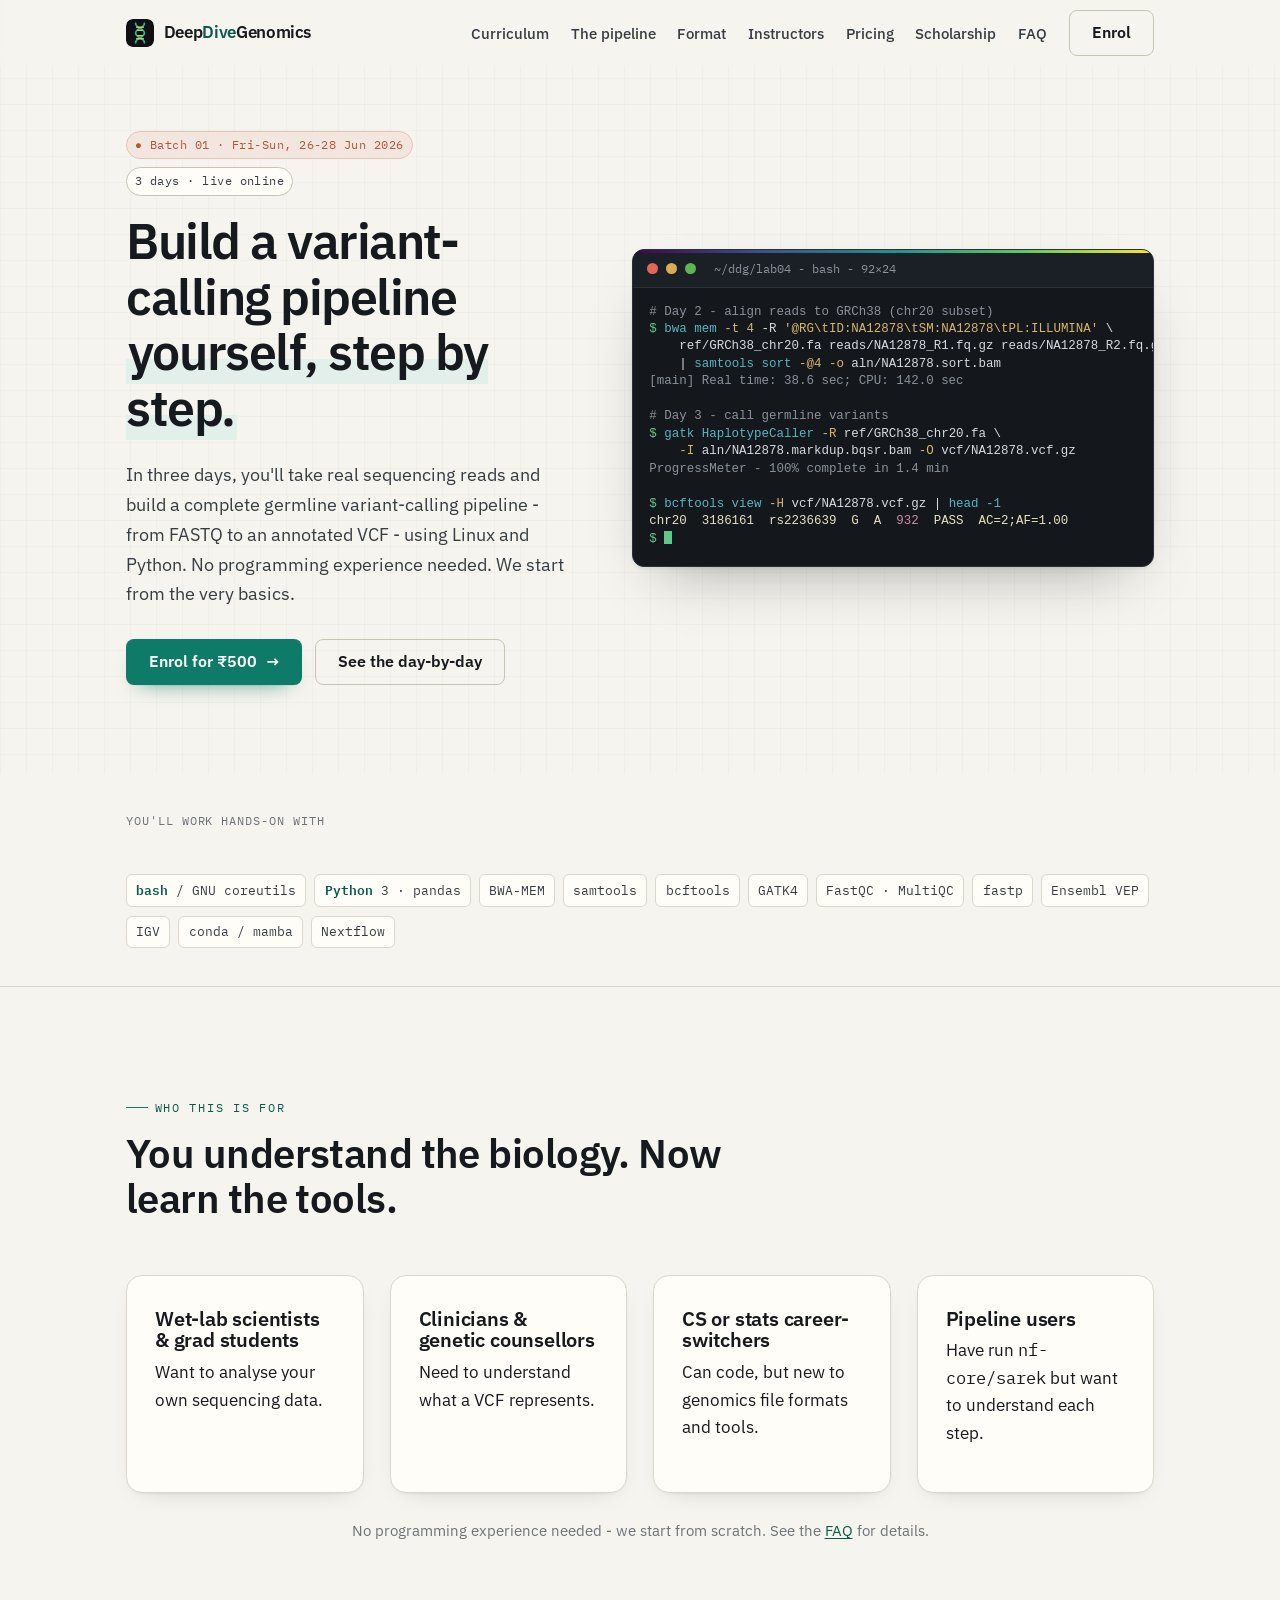
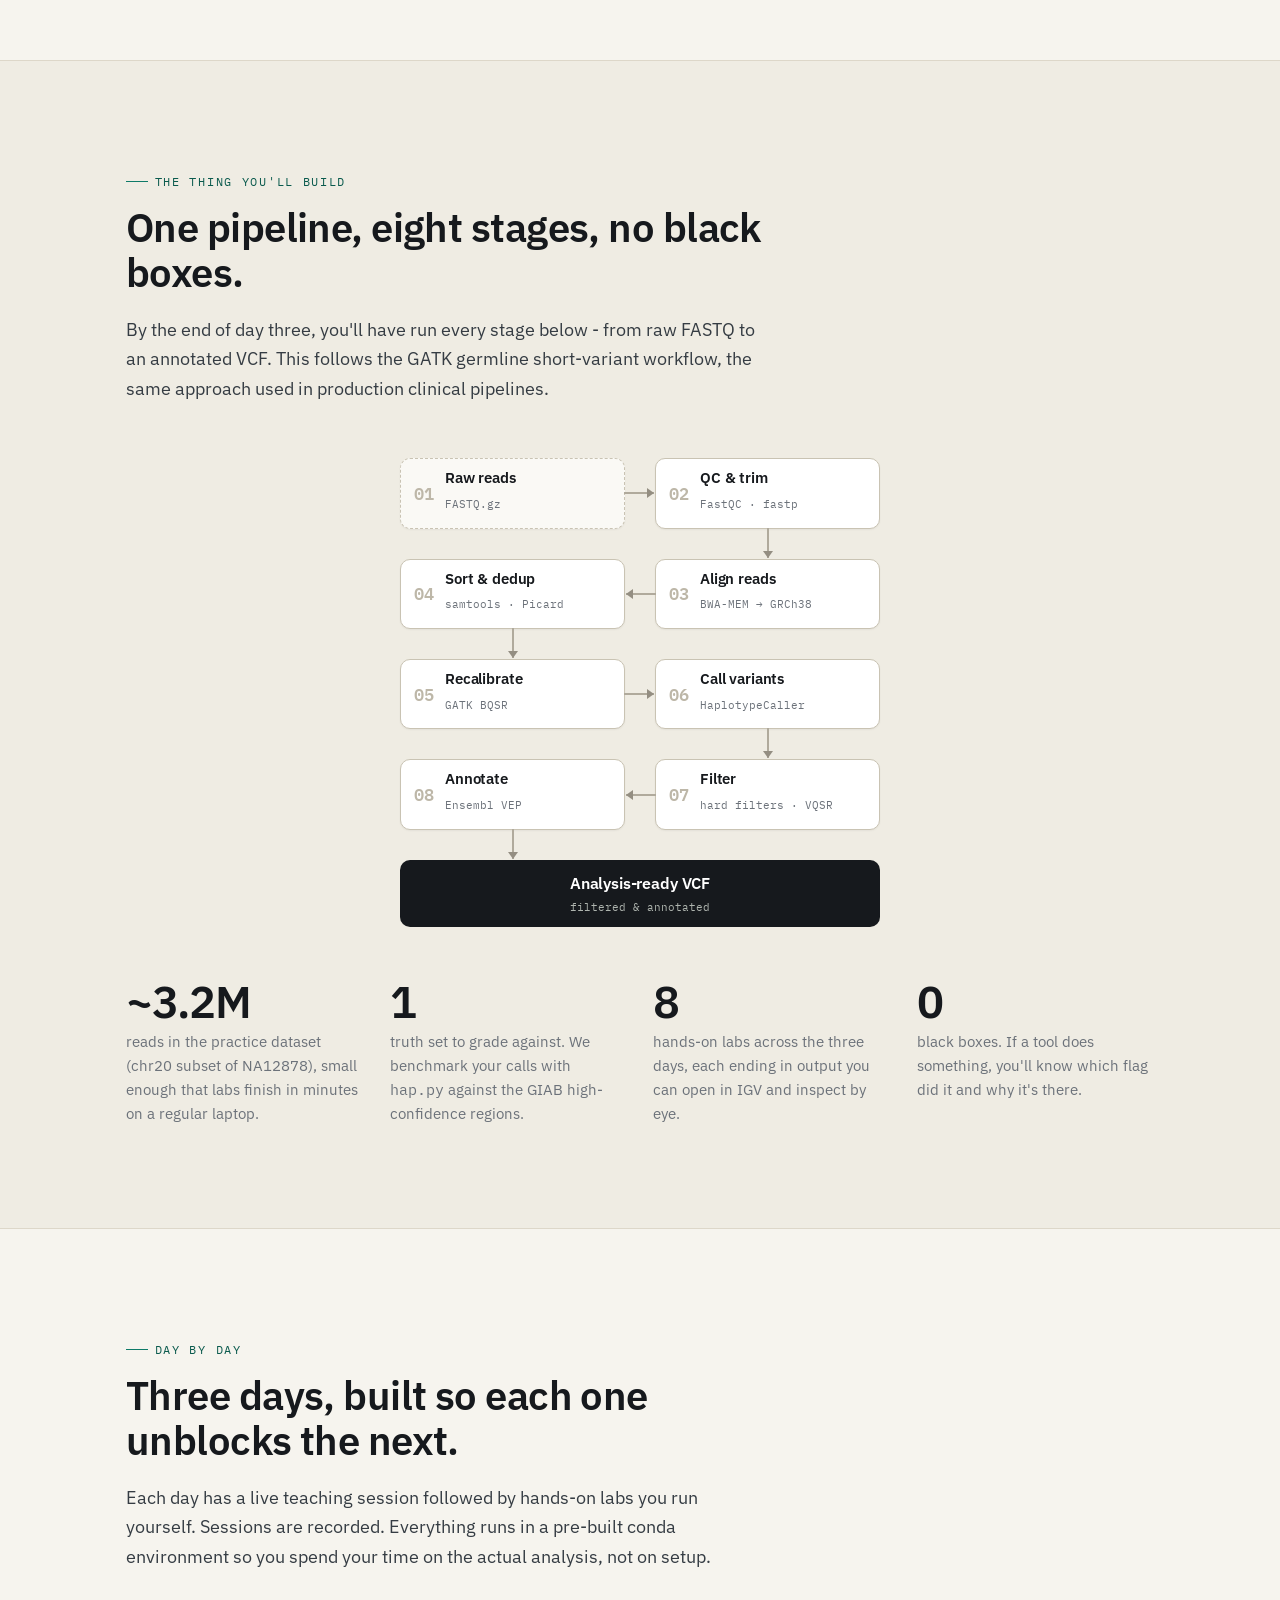
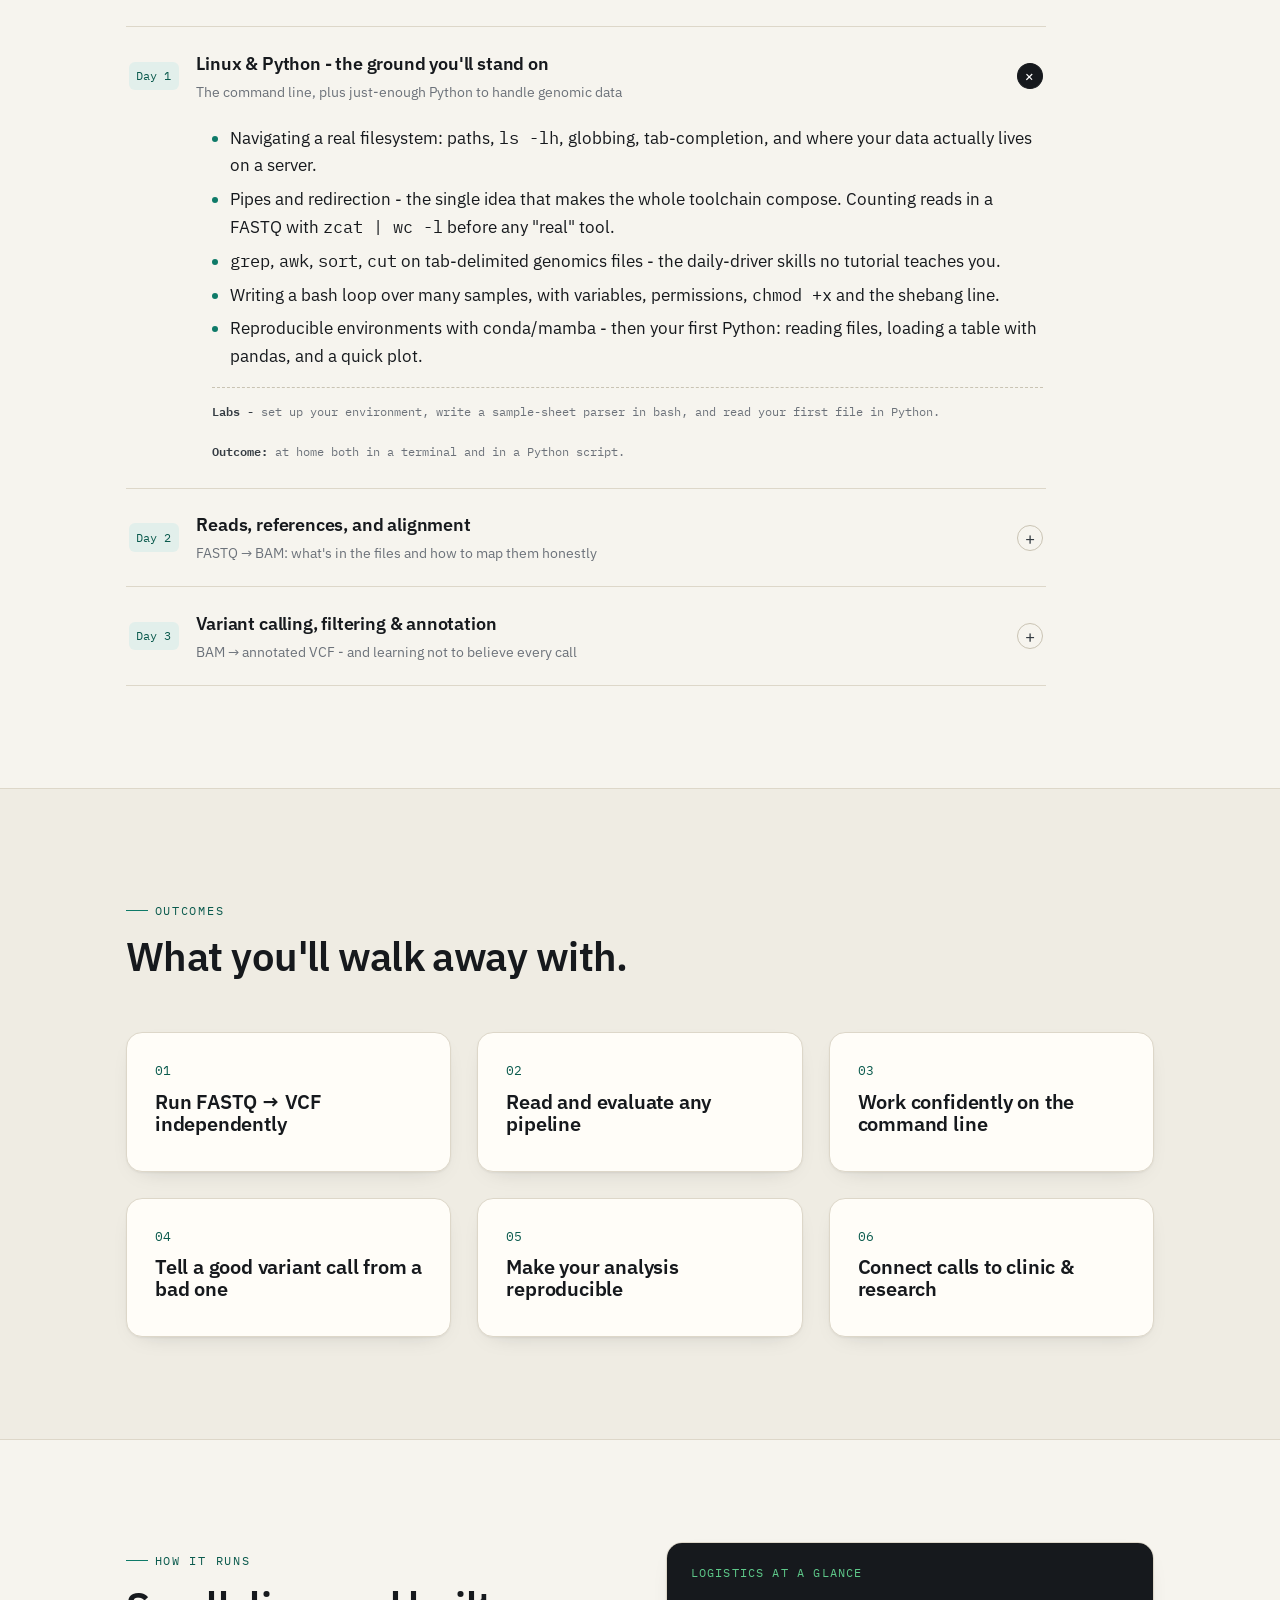
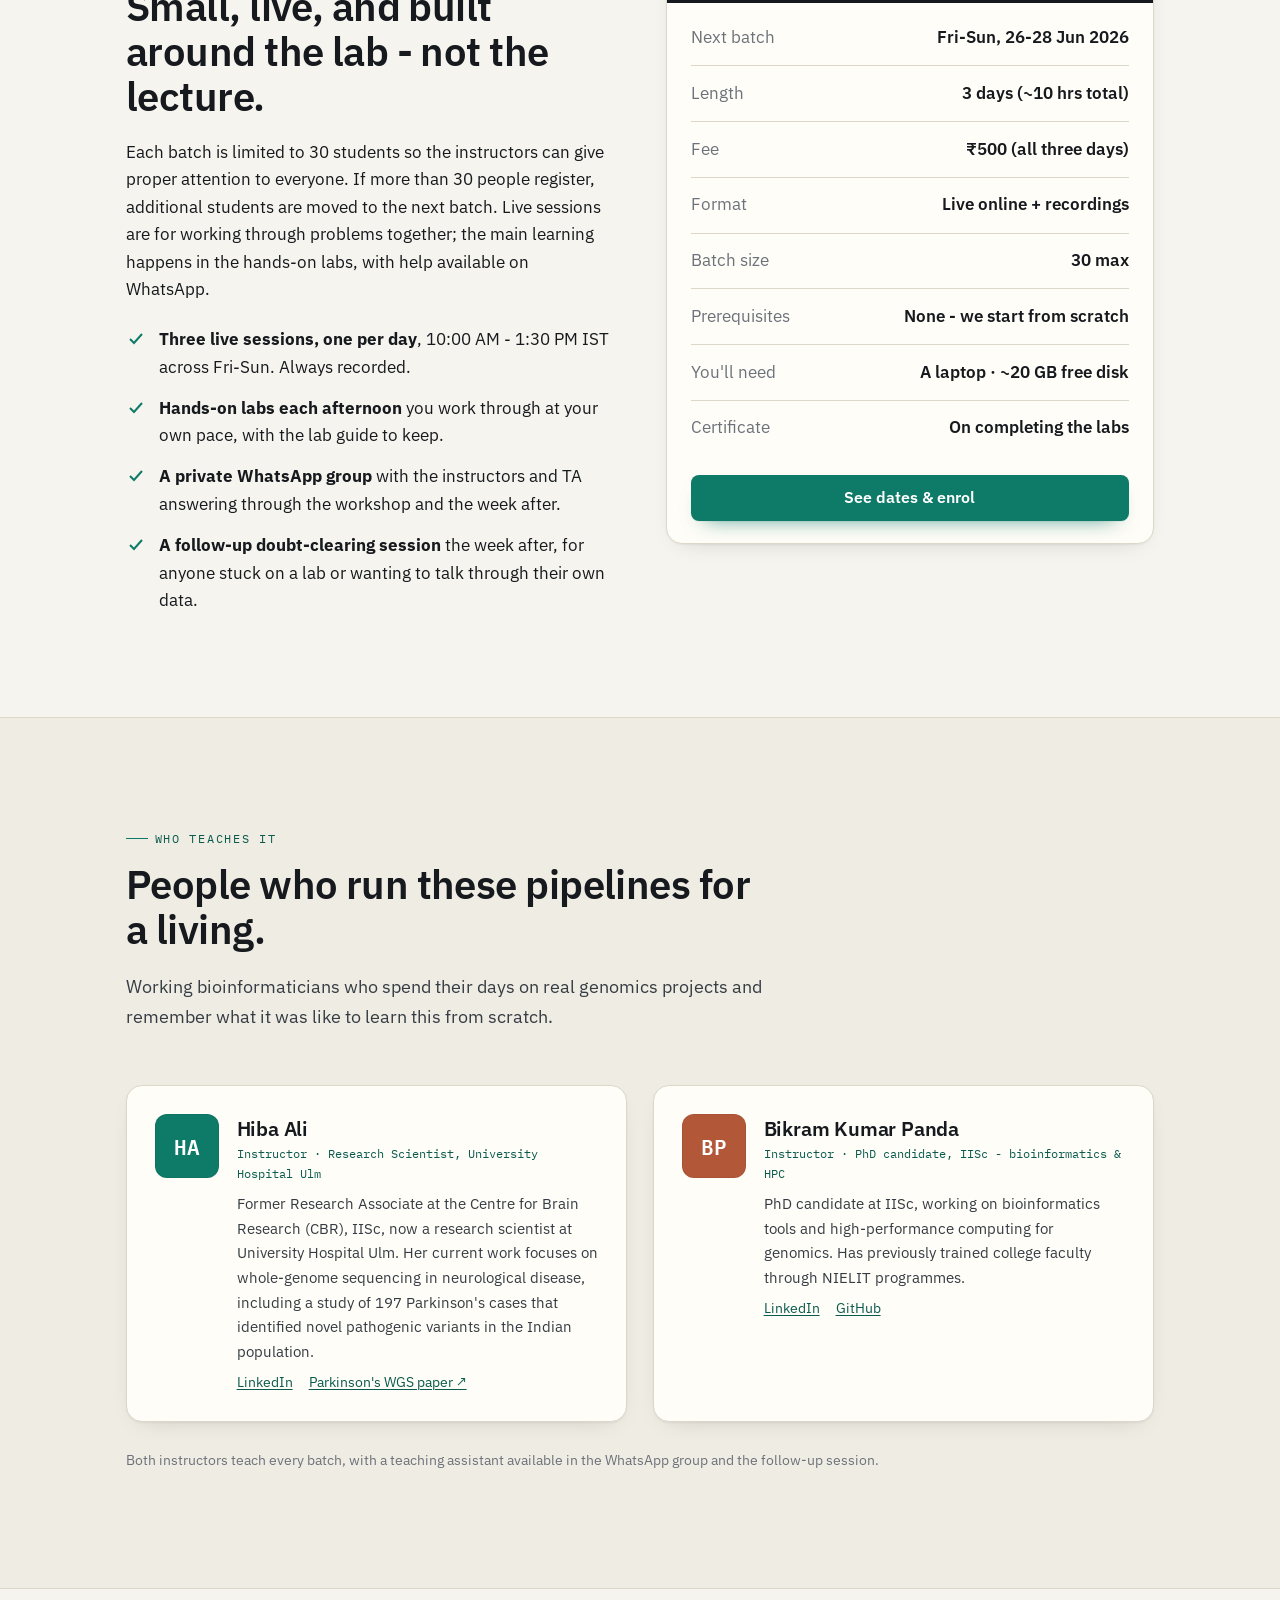
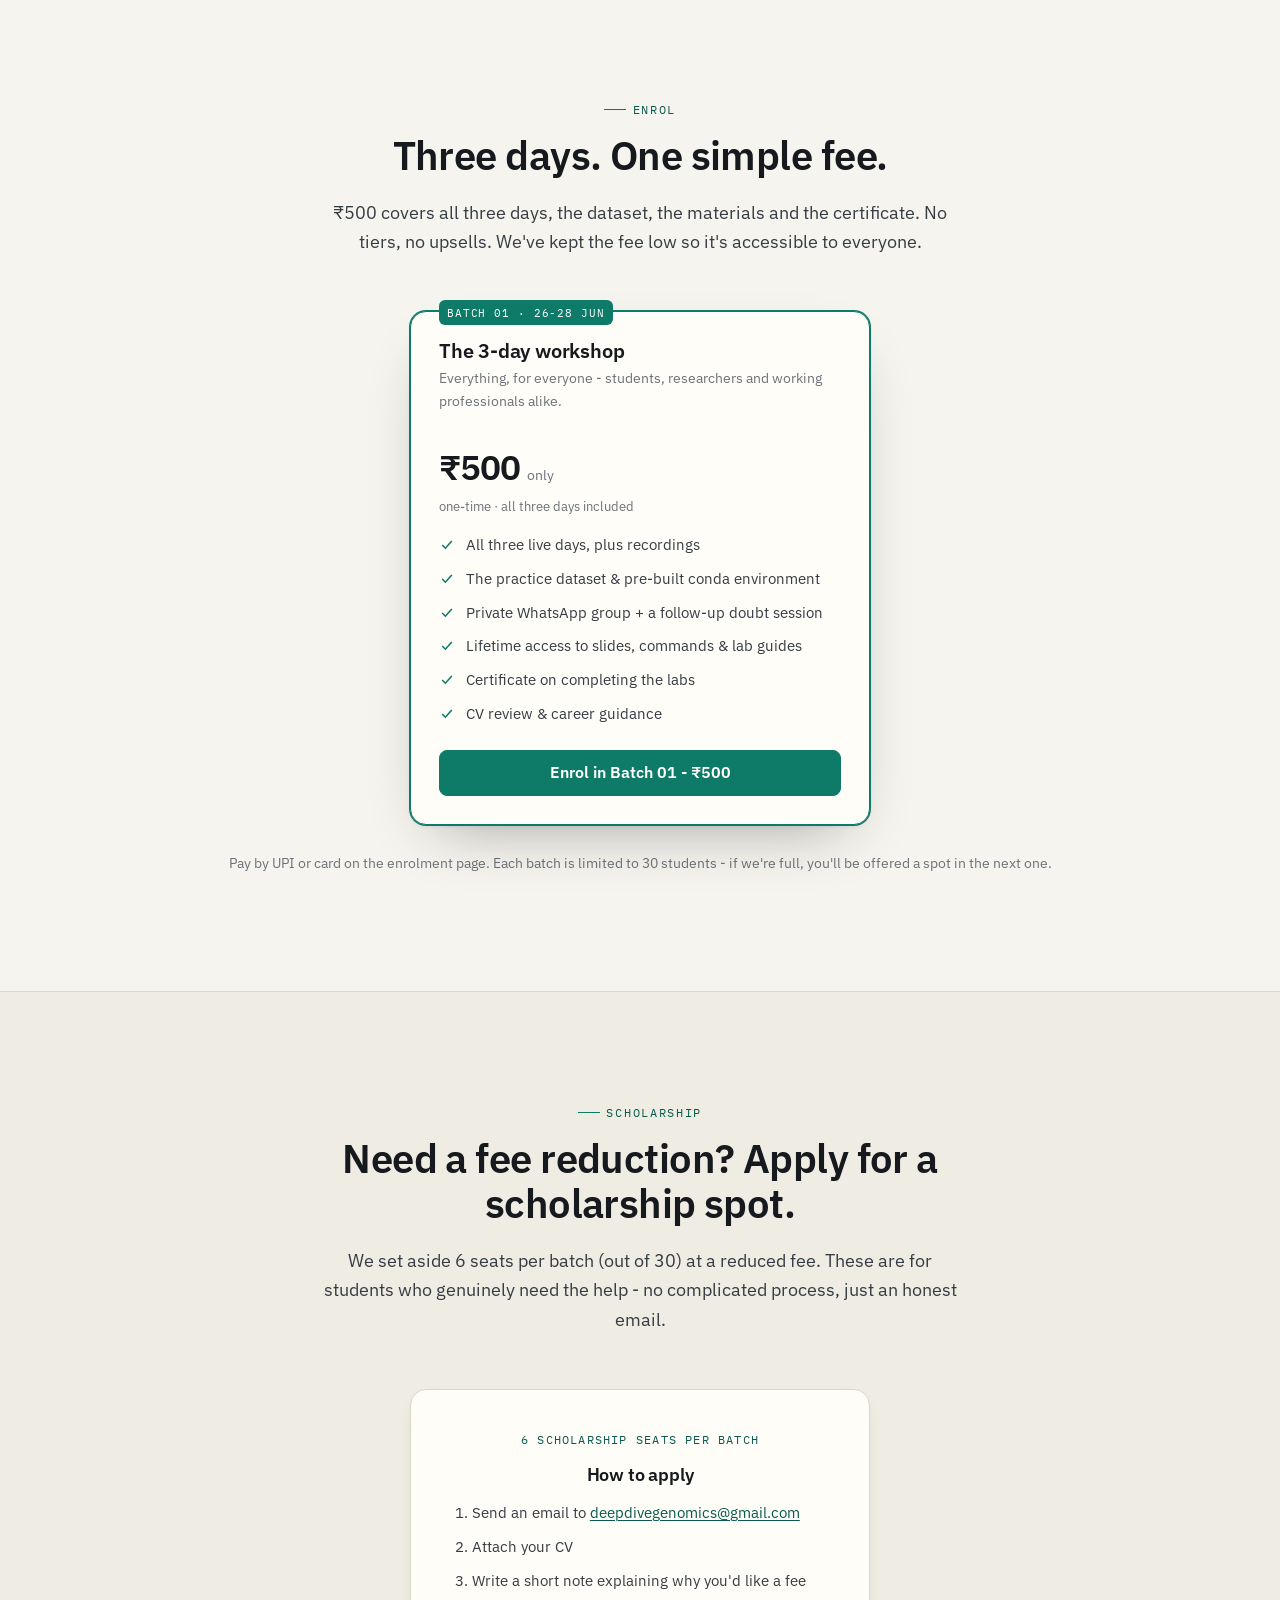
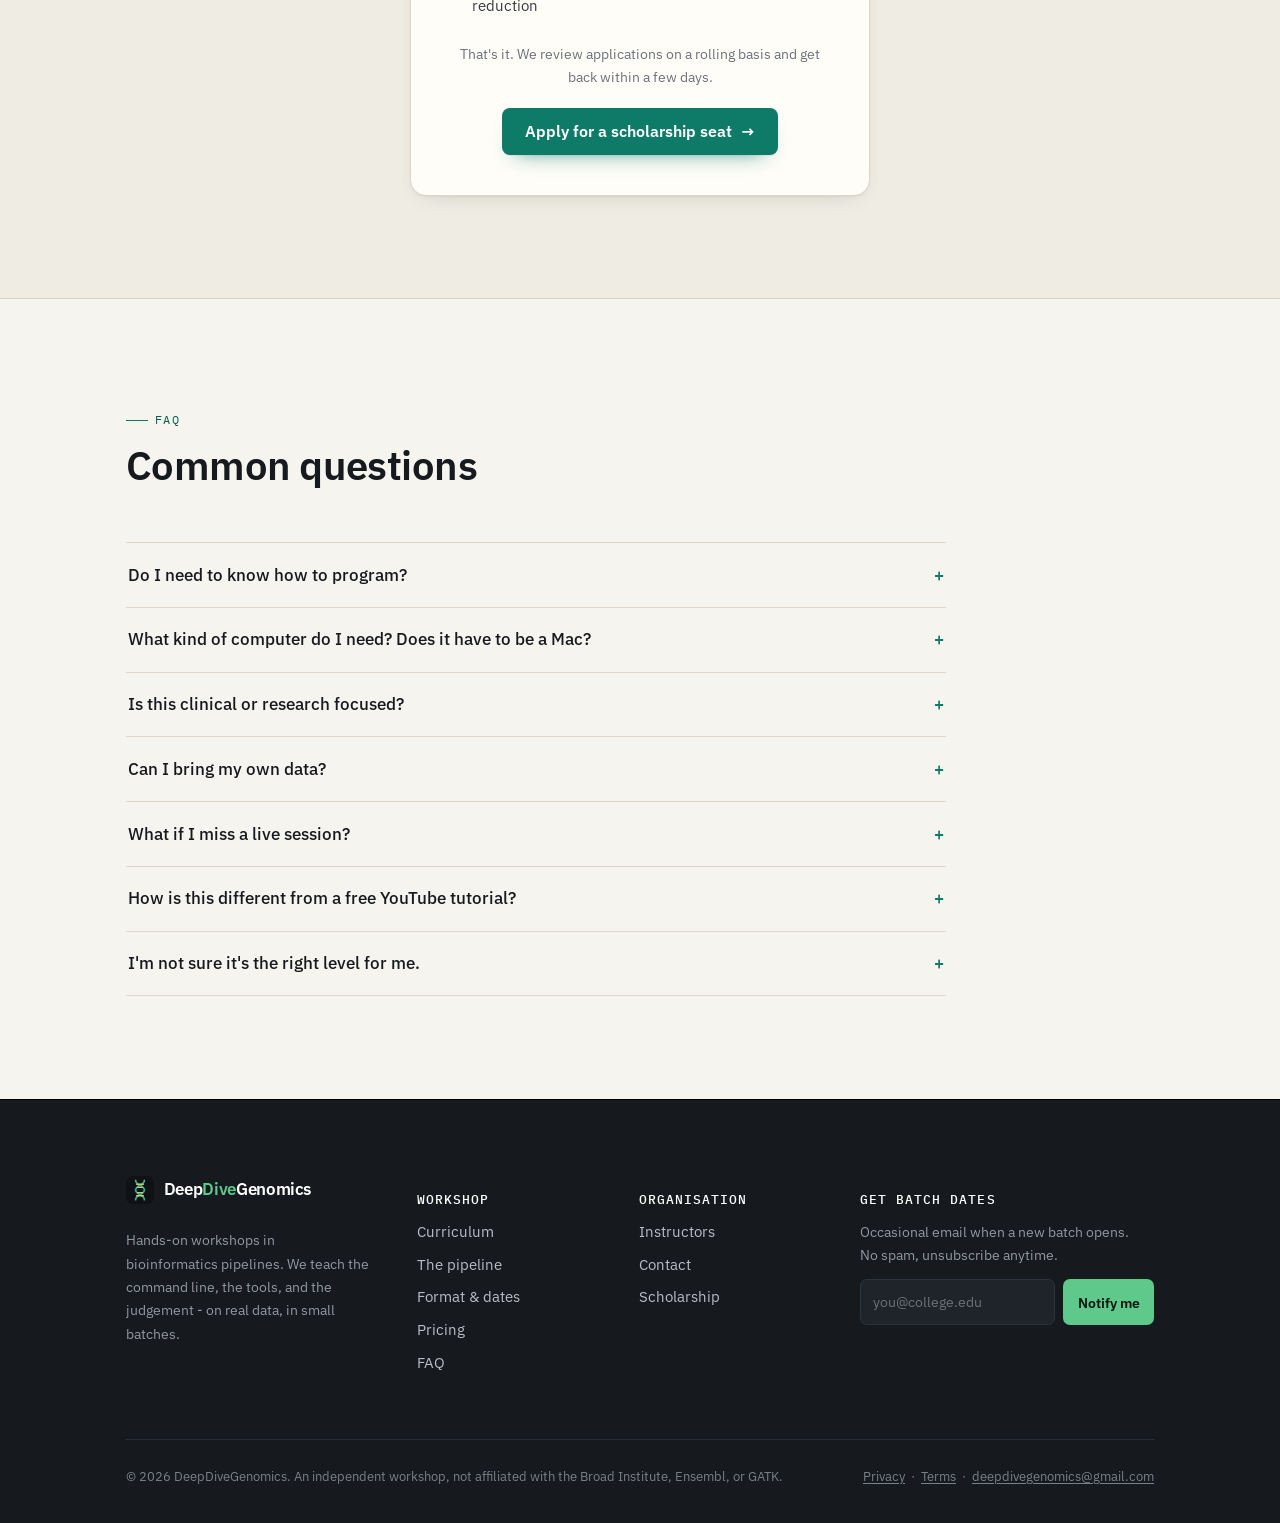
<file: index.html>
<!doctype html>
<html lang="en">

<head>
  <meta charset="utf-8">
  <meta name="viewport" content="width=device-width, initial-scale=1">
  <title>DeepDiveGenomics - Variant Calling Pipelines: a hands-on 3-day workshop in Linux, Python & NGS</title>
  <meta name="description"
    content="A hands-on 3-day workshop where you build a complete germline variant-calling pipeline from raw FASTQ to annotated VCF - using BWA-MEM, samtools, GATK4 and bcftools on real data. Linux + Python from scratch. ₹500.">
  <meta property="og:title" content="DeepDiveGenomics - Variant Calling Pipelines Workshop">
  <meta property="og:description"
    content="Build a real germline variant-calling pipeline from FASTQ to annotated VCF in 3 days. Linux, Python, GATK4, BWA-MEM, samtools. Small batches, ₹500.">
  <meta property="og:type" content="website">
  <link rel="icon" href="favicon.svg" type="image/svg+xml">
  <link rel="preconnect" href="https://fonts.googleapis.com">
  <link rel="preconnect" href="https://fonts.gstatic.com" crossorigin>
  <link
    href="https://fonts.googleapis.com/css2?family=IBM+Plex+Mono:wght@400;500;600&family=IBM+Plex+Sans:wght@400;500;600&display=swap"
    rel="stylesheet">
  <link rel="stylesheet" href="styles.css">
</head>

<body>
  <a class="skip-link" href="#main">Skip to content</a>

  <!-- ============ HEADER ============ -->
  <header class="site-header" id="top">
    <div class="wrap nav">
      <a class="brand" href="#top" aria-label="DeepDiveGenomics home">
        <svg viewBox="0 0 32 32" aria-hidden="true">
          <rect width="32" height="32" rx="7" fill="#0f1115" />
          <g fill="none" stroke="#2bb39a" stroke-width="2" stroke-linecap="round">
            <path d="M11 5c0 5.5 10 5.5 10 11s-10 5.5-10 11" />
            <path d="M21 5c0 5.5-10 5.5-10 11s10 5.5 10 11" />
          </g>
          <g stroke="#d8c26a" stroke-width="1.6" stroke-linecap="round">
            <path d="M12.2 9.5h7.6" />
            <path d="M13.4 13h5.2" />
            <path d="M13.4 19h5.2" />
            <path d="M12.2 22.5h7.6" />
          </g>
        </svg>
        <span>Deep<b class="brand-deep">Dive</b>Genomics</span>
      </a>
      <nav class="nav-links" aria-label="Primary">
        <a href="#curriculum">Curriculum</a>
        <a href="#pipeline">The pipeline</a>
        <a href="#format">Format</a>
        <a href="#instructors">Instructors</a>
        <a href="#pricing">Pricing</a>
        <a href="#scholarship">Scholarship</a>
        <a href="#faq">FAQ</a>
      </nav>
      <div class="nav-cta">
        <a href="#pricing" class="btn btn--ghost">Enrol</a>
        <button class="nav-toggle" aria-label="Open menu" aria-expanded="false"
          aria-controls="mobileMenu"><span></span></button>
      </div>
    </div>
    <div class="mobile-menu" id="mobileMenu">
      <a href="#curriculum">Curriculum</a>
      <a href="#pipeline">The pipeline</a>
      <a href="#format">Format</a>
      <a href="#instructors">Instructors</a>
      <a href="#pricing">Pricing</a>
      <a href="#scholarship">Scholarship</a>
      <a href="#faq">FAQ</a>
      <a href="#pricing" class="btn btn--primary btn--block">Enrol in the next batch</a>
    </div>
  </header>

  <main id="main">

    <!-- ============ HERO ============ -->
    <section class="hero">
      <div class="wrap hero-grid">
        <div class="hero-copy">
          <div class="tag-row">
            <span class="tag tag--live">● Batch 01 · Fri-Sun, 26-28 Jun 2026</span>
            <span class="tag">3 days · live online</span>
          </div>
          <h1>Build a variant-calling pipeline <span class="u">yourself, step by step.</span></h1>
          <p class="lede">In three days, you'll take real sequencing reads and build a complete germline variant-calling
            pipeline - from FASTQ to an annotated VCF - using Linux and Python. No programming experience needed. We
            start from the very basics.</p>
          <div class="hero-cta">
            <a href="#pricing" class="btn btn--primary">Enrol for ₹500 <span class="btn-arrow"
                aria-hidden="true">→</span></a>
            <a href="#curriculum" class="btn btn--ghost">See the day-by-day</a>
          </div>
        </div>

        <div class="hero-media">
          <div class="terminal" role="img"
            aria-label="Terminal showing a variant-calling pipeline: bwa mem aligning reads, samtools sorting, GATK HaplotypeCaller, and a variant line from the output VCF.">
            <div class="term-bar"><i></i><i></i><i></i><span class="term-title">~/ddg/lab04 - bash - 92×24</span></div>
            <div class="term-body">
              <pre><span class="l"><span class="td"># Day 2 - align reads to GRCh38 (chr20 subset)</span></span><span class="l"><span class="tp">$</span> <span class="tc">bwa mem</span> <span class="tf">-t 4</span> -R <span class="tf">'@RG\tID:NA12878\tSM:NA12878\tPL:ILLUMINA'</span> \</span><span class="l">    ref/GRCh38_chr20.fa reads/NA12878_R1.fq.gz reads/NA12878_R2.fq.gz \</span><span class="l">    | <span class="tc">samtools sort</span> <span class="tf">-@4 -o</span> aln/NA12878.sort.bam</span><span class="l"><span class="td">[main] Real time: 38.6 sec; CPU: 142.0 sec</span></span><span class="l"> </span><span class="l"><span class="td"># Day 3 - call germline variants</span></span><span class="l"><span class="tp">$</span> <span class="tc">gatk HaplotypeCaller</span> <span class="tf">-R</span> ref/GRCh38_chr20.fa \</span><span class="l">    <span class="tf">-I</span> aln/NA12878.markdup.bqsr.bam <span class="tf">-O</span> vcf/NA12878.vcf.gz</span><span class="l"><span class="td">ProgressMeter - 100% complete in 1.4 min</span></span><span class="l"> </span><span class="l"><span class="tp">$</span> <span class="tc">bcftools view</span> <span class="tf">-H</span> vcf/NA12878.vcf.gz | <span class="tc">head -1</span></span><span class="l"><span class="tw">chr20  3186161  rs2236639  G  A  </span><span class="tk">932</span><span class="tw">  PASS  AC=2;AF=1.00</span></span><span class="l"><span class="tp">$</span> <span class="cursor"></span></span></pre>
            </div>
          </div>
        </div>
      </div>
    </section>

    <!-- ============ TOOL STRIP ============ -->
    <div class="toolstrip">
      <div class="wrap">
        <span class="label">You'll work hands-on with</span>
        <div class="tools">
          <span class="tool-chip"><b>bash</b> / GNU coreutils</span>
          <span class="tool-chip"><b>Python</b> 3 · pandas</span>
          <span class="tool-chip">BWA-MEM</span>
          <span class="tool-chip">samtools</span>
          <span class="tool-chip">bcftools</span>
          <span class="tool-chip">GATK4</span>
          <span class="tool-chip">FastQC · MultiQC</span>
          <span class="tool-chip">fastp</span>
          <span class="tool-chip">Ensembl VEP</span>
          <span class="tool-chip">IGV</span>
          <span class="tool-chip">conda / mamba</span>
          <span class="tool-chip">Nextflow</span>
        </div>
      </div>
    </div>

    <!-- ============ WHO THIS IS FOR ============ -->
    <section class="section" id="about">
      <div class="wrap">
        <div class="section-head">
          <p class="eyebrow">Who this is for</p>
          <h2>You understand the biology. Now learn the tools.</h2>
        </div>
        <div class="grid cols-4">
          <div class="card">
            <h3>Wet-lab scientists & grad students</h3>
            <p>Want to analyse your own sequencing data.</p>
          </div>
          <div class="card">
            <h3>Clinicians & genetic counsellors</h3>
            <p>Need to understand what a VCF represents.</p>
          </div>
          <div class="card">
            <h3>CS or stats career-switchers</h3>
            <p>Can code, but new to genomics file formats and tools.</p>
          </div>
          <div class="card">
            <h3>Pipeline users</h3>
            <p>Have run <code class="mono">nf-core/sarek</code> but want to understand each step.</p>
          </div>
        </div>
        <p class="muted" style="text-align:center; margin-top:1.6rem; font-size:.92rem;">No programming experience
          needed - we start from scratch. See the <a href="#faq">FAQ</a> for details.</p>
      </div>
    </section>

    <!-- ============ PIPELINE ============ -->
    <section class="section section--tint" id="pipeline">
      <div class="wrap">
        <div class="section-head">
          <p class="eyebrow">The thing you'll build</p>
          <h2>One pipeline, eight stages, no black boxes.</h2>
          <p class="lede">By the end of day three, you'll have run every stage below - from raw FASTQ to an annotated
            VCF. This follows the GATK germline short-variant workflow, the same approach used in production clinical
            pipelines.</p>
        </div>

        <div class="snake">
          <div class="snode is-input to-right"><span class="snum">01</span>
            <div class="sbody">
              <h4>Raw reads</h4><span class="stool">FASTQ.gz</span>
            </div>
          </div>
          <div class="snode to-down"><span class="snum">02</span>
            <div class="sbody">
              <h4>QC &amp; trim</h4><span class="stool">FastQC · fastp</span>
            </div>
          </div>
          <div class="snode to-left"><span class="snum">03</span>
            <div class="sbody">
              <h4>Align reads</h4><span class="stool">BWA-MEM → GRCh38</span>
            </div>
          </div>
          <div class="snode to-down"><span class="snum">04</span>
            <div class="sbody">
              <h4>Sort &amp; dedup</h4><span class="stool">samtools · Picard</span>
            </div>
          </div>
          <div class="snode to-right"><span class="snum">05</span>
            <div class="sbody">
              <h4>Recalibrate</h4><span class="stool">GATK BQSR</span>
            </div>
          </div>
          <div class="snode to-down"><span class="snum">06</span>
            <div class="sbody">
              <h4>Call variants</h4><span class="stool">HaplotypeCaller</span>
            </div>
          </div>
          <div class="snode to-left"><span class="snum">07</span>
            <div class="sbody">
              <h4>Filter</h4><span class="stool">hard filters · VQSR</span>
            </div>
          </div>
          <div class="snode to-down"><span class="snum">08</span>
            <div class="sbody">
              <h4>Annotate</h4><span class="stool">Ensembl VEP</span>
            </div>
          </div>
          <div class="snake-end"><strong>Analysis-ready VCF</strong><span>filtered &amp; annotated</span></div>
        </div>

        <div class="grid cols-4" style="margin-top:clamp(34px,5vw,52px)">
          <div class="stat">
            <div class="big"><em>~3.2M</em></div>
            <div class="lab">reads in the practice dataset (chr20 subset of NA12878), small enough that labs finish in
              minutes on a regular laptop.</div>
          </div>
          <div class="stat">
            <div class="big"><em>1</em></div>
            <div class="lab">truth set to grade against. We benchmark your calls with <code class="mono">hap.py</code>
              against the GIAB high-confidence regions.</div>
          </div>
          <div class="stat">
            <div class="big"><em>8</em></div>
            <div class="lab">hands-on labs across the three days, each ending in output you can open in IGV and inspect
              by eye.</div>
          </div>
          <div class="stat">
            <div class="big"><em>0</em></div>
            <div class="lab">black boxes. If a tool does something, you'll know which flag did it and why it's there.
            </div>
          </div>
        </div>
      </div>
    </section>

    <!-- ============ CURRICULUM ============ -->
    <section class="section" id="curriculum">
      <div class="wrap">
        <div class="section-head">
          <p class="eyebrow">Day by day</p>
          <h2>Three days, built so each one unblocks the next.</h2>
          <p class="lede">Each day has a live teaching session followed by hands-on labs you run yourself. Sessions are
            recorded. Everything runs in a pre-built conda environment so you spend your time on the actual analysis,
            not on setup.</p>
        </div>

        <div class="syllabus">
          <!-- Day 1 -->
          <div class="week">
            <button class="week-head" aria-expanded="true" aria-controls="w1">
              <span class="week-tag">Day 1</span>
              <span class="week-title">Linux &amp; Python - the ground you'll stand on
                <span class="week-sub">The command line, plus just-enough Python to handle genomic data</span>
              </span>
              <span class="week-toggle" aria-hidden="true">+</span>
            </button>
            <div class="week-panel" id="w1">
              <div class="week-panel-inner">
                <ul>
                  <li>Navigating a real filesystem: paths, <code class="mono">ls -lh</code>, globbing, tab-completion,
                    and where your data actually lives on a server.</li>
                  <li>Pipes and redirection - the single idea that makes the whole toolchain compose. Counting reads in
                    a FASTQ with <code class="mono">zcat | wc -l</code> before any "real" tool.</li>
                  <li><code class="mono">grep</code>, <code class="mono">awk</code>, <code class="mono">sort</code>,
                    <code class="mono">cut</code> on tab-delimited genomics files - the daily-driver skills no tutorial
                    teaches you.
                  </li>
                  <li>Writing a bash loop over many samples, with variables, permissions, <code
                      class="mono">chmod +x</code> and the shebang line.</li>
                  <li>Reproducible environments with conda/mamba - then your first Python: reading files, loading a
                    table with pandas, and a quick plot.</li>
                </ul>
                <div class="week-meta">
                  <span><b>Labs -</b> set up your environment, write a sample-sheet parser in bash, and read your first
                    file in Python.</span>
                  <span><b>Outcome:</b> at home both in a terminal and in a Python script.</span>
                </div>
              </div>
            </div>
          </div>

          <!-- Day 2 -->
          <div class="week">
            <button class="week-head" aria-expanded="false" aria-controls="w2">
              <span class="week-tag">Day 2</span>
              <span class="week-title">Reads, references, and alignment
                <span class="week-sub">FASTQ → BAM: what's in the files and how to map them honestly</span>
              </span>
              <span class="week-toggle" aria-hidden="true">+</span>
            </button>
            <div class="week-panel" id="w2">
              <div class="week-panel-inner">
                <ul>
                  <li>Anatomy of a FASTQ record and Phred quality scores - reading them, not just trusting them.</li>
                  <li>Quality control with FastQC + MultiQC: spotting adapter contamination and over-represented
                    sequences, then trimming with fastp.</li>
                  <li>Reference genomes: GRCh38 vs hg19, why the build matters, and indexing with <code
                      class="mono">bwa index</code> / <code class="mono">samtools faidx</code>.</li>
                  <li>Aligning with BWA-MEM, read groups (and why every downstream tool nags you about them), and the
                    SAM/BAM format field by field.</li>
                  <li>Sorting, indexing, marking duplicates, and reading a <code class="mono">samtools flagstat</code>
                    report critically.</li>
                </ul>
                <div class="week-meta">
                  <span><b>Lab -</b> align NA12878, mark duplicates, and view your BAM in IGV.</span>
                  <span><b>Outcome:</b> an analysis-ready, deduplicated BAM you built yourself.</span>
                </div>
              </div>
            </div>
          </div>

          <!-- Day 3 -->
          <div class="week">
            <button class="week-head" aria-expanded="false" aria-controls="w3">
              <span class="week-tag">Day 3</span>
              <span class="week-title">Variant calling, filtering &amp; annotation
                <span class="week-sub">BAM → annotated VCF - and learning not to believe every call</span>
              </span>
              <span class="week-toggle" aria-hidden="true">+</span>
            </button>
            <div class="week-panel" id="w3">
              <div class="week-panel-inner">
                <ul>
                  <li>Base Quality Score Recalibration: the systematic error it corrects and how to tell if it actually
                    helped.</li>
                  <li>GATK HaplotypeCaller and local re-assembly - the intuition for why it re-aligns around candidate
                    sites.</li>
                  <li>The VCF format in depth: <code class="mono">INFO</code>, <code class="mono">FORMAT</code>, <code
                      class="mono">AD</code>/<code class="mono">DP</code>/<code class="mono">GQ</code>, and what a <code
                      class="mono">0/1</code> genotype really means.</li>
                  <li>Filtering calls, reading one in IGV to decide for yourself, and benchmarking against the GIAB
                    truth set with <code class="mono">hap.py</code> - precision and recall for your own pipeline.</li>
                  <li>Annotating with Ensembl VEP, then a Python lab to load your variants into pandas, summarise them
                    and plot depth and quality.</li>
                  <li>Where to go next: automating with Nextflow, joint genotyping across samples, somatic calling, and
                    running on an HPC scheduler.</li>
                </ul>
                <div class="week-meta">
                  <span><b>Capstone lab -</b> take a BAM all the way to a filtered, annotated VCF and summarise it in
                    Python.</span>
                  <span><b>Outcome:</b> a complete variant-calling pipeline you ran end-to-end yourself.</span>
                </div>
              </div>
            </div>
          </div>
        </div>
      </div>
    </section>

    <!-- ============ OUTCOMES ============ -->
    <section class="section section--tint" id="outcomes">
      <div class="wrap">
        <div class="section-head">
          <p class="eyebrow">Outcomes</p>
          <h2>What you'll walk away with.</h2>
        </div>
        <div class="grid cols-3">
          <div class="card"><span class="num">01</span>
            <h3>Run FASTQ → VCF independently</h3>
          </div>
          <div class="card"><span class="num">02</span>
            <h3>Read and evaluate any pipeline</h3>
          </div>
          <div class="card"><span class="num">03</span>
            <h3>Work confidently on the command line</h3>
          </div>
          <div class="card"><span class="num">04</span>
            <h3>Tell a good variant call from a bad one</h3>
          </div>
          <div class="card"><span class="num">05</span>
            <h3>Make your analysis reproducible</h3>
          </div>
          <div class="card"><span class="num">06</span>
            <h3>Connect calls to clinic &amp; research</h3>
          </div>
        </div>
      </div>
    </section>

    <!-- ============ FORMAT / LOGISTICS ============ -->
    <section class="section" id="format">
      <div class="wrap">
        <div class="why-grid">
          <div>
            <p class="eyebrow">How it runs</p>
            <h2>Small, live, and built around the lab - not the lecture.</h2>
            <p>Each batch is limited to 30 students so the instructors can give proper attention to everyone. If more
              than 30 people register, additional students are moved to the next batch. Live sessions are for working
              through problems together; the main learning happens in the hands-on labs, with help available on
              WhatsApp.</p>
            <ul class="check-list" style="margin-top:1.4rem">
              <li><svg viewBox="0 0 20 20" fill="none" stroke="currentColor" stroke-width="2">
                  <path d="M4 10l4 4 8-9" />
                </svg><span><b>Three live sessions, one per day</b>, 10:00 AM - 1:30 PM IST across Fri-Sun. Always
                  recorded.</span></li>
              <li><svg viewBox="0 0 20 20" fill="none" stroke="currentColor" stroke-width="2">
                  <path d="M4 10l4 4 8-9" />
                </svg><span><b>Hands-on labs each afternoon</b> you work through at your own pace, with the lab guide to
                  keep.</span></li>
              <li><svg viewBox="0 0 20 20" fill="none" stroke="currentColor" stroke-width="2">
                  <path d="M4 10l4 4 8-9" />
                </svg><span><b>A private WhatsApp group</b> with the instructors and TA answering through the workshop
                  and the week after.</span></li>
              <li><svg viewBox="0 0 20 20" fill="none" stroke="currentColor" stroke-width="2">
                  <path d="M4 10l4 4 8-9" />
                </svg><span><b>A follow-up doubt-clearing session</b> the week after, for anyone stuck on a lab or
                  wanting to talk through their own data.</span></li>
            </ul>
          </div>
          <div>
            <div class="card" style="padding:0; overflow:hidden;">
              <div style="background:var(--ink); color:#fff; padding:20px 24px;">
                <div class="mono"
                  style="font-size:.74rem; letter-spacing:.1em; color:var(--term-green); text-transform:uppercase;">
                  Logistics at a glance</div>
              </div>
              <div style="padding:8px 24px 22px;">
                <dl style="margin:0;">
                  <div
                    style="display:flex; justify-content:space-between; gap:1rem; padding:.85rem 0; border-bottom:1px solid var(--line);">
                    <dt class="muted">Next batch</dt>
                    <dd style="margin:0; font-weight:600;">Fri-Sun, 26-28 Jun 2026</dd>
                  </div>
                  <div
                    style="display:flex; justify-content:space-between; gap:1rem; padding:.85rem 0; border-bottom:1px solid var(--line);">
                    <dt class="muted">Length</dt>
                    <dd style="margin:0; font-weight:600;">3 days (~10 hrs total)</dd>
                  </div>
                  <div
                    style="display:flex; justify-content:space-between; gap:1rem; padding:.85rem 0; border-bottom:1px solid var(--line);">
                    <dt class="muted">Fee</dt>
                    <dd style="margin:0; font-weight:600;">₹500 (all three days)</dd>
                  </div>
                  <div
                    style="display:flex; justify-content:space-between; gap:1rem; padding:.85rem 0; border-bottom:1px solid var(--line);">
                    <dt class="muted">Format</dt>
                    <dd style="margin:0; font-weight:600;">Live online + recordings</dd>
                  </div>
                  <div
                    style="display:flex; justify-content:space-between; gap:1rem; padding:.85rem 0; border-bottom:1px solid var(--line);">
                    <dt class="muted">Batch size</dt>
                    <dd style="margin:0; font-weight:600;">30 max</dd>
                  </div>
                  <div
                    style="display:flex; justify-content:space-between; gap:1rem; padding:.85rem 0; border-bottom:1px solid var(--line);">
                    <dt class="muted">Prerequisites</dt>
                    <dd style="margin:0; font-weight:600;">None - we start from scratch</dd>
                  </div>
                  <div
                    style="display:flex; justify-content:space-between; gap:1rem; padding:.85rem 0; border-bottom:1px solid var(--line);">
                    <dt class="muted">You'll need</dt>
                    <dd style="margin:0; font-weight:600; text-align:right;">A laptop · ~20 GB free disk</dd>
                  </div>
                  <div style="display:flex; justify-content:space-between; gap:1rem; padding:.85rem 0;">
                    <dt class="muted">Certificate</dt>
                    <dd style="margin:0; font-weight:600;">On completing the labs</dd>
                  </div>
                </dl>
                <a href="#pricing" class="btn btn--primary btn--block" style="margin-top:1.2rem;">See dates &amp;
                  enrol</a>
              </div>
            </div>
          </div>
        </div>
      </div>
    </section>

    <!-- ============ INSTRUCTORS ============ -->
    <section class="section section--tint" id="instructors">
      <div class="wrap">
        <div class="section-head">
          <p class="eyebrow">Who teaches it</p>
          <h2>People who run these pipelines for a living.</h2>
          <p class="lede">Working bioinformaticians who spend their days on real genomics projects and remember what it
            was like to learn this from scratch.</p>
        </div>
        <div class="grid cols-2">
          <div class="card person">
            <div class="avatar">HA</div>
            <div>
              <h3>Hiba Ali</h3>
              <div class="role">Instructor · Research Scientist, University Hospital Ulm</div>
              <p>Former Research Associate at the Centre for Brain Research (CBR), IISc, now a research scientist at
                University Hospital Ulm. Her current work focuses on whole-genome sequencing in neurological disease,
                including a study of 197 Parkinson's cases that identified novel pathogenic variants in the Indian
                population.</p>
              <div class="links"><a href="https://www.linkedin.com/in/hiba-ali-09b396253/" target="_blank"
                  rel="noopener">LinkedIn</a><a href="https://www.medrxiv.org/content/10.1101/2025.10.19.25338055v1"
                  target="_blank" rel="noopener">Parkinson's WGS paper ↗</a></div>
            </div>
          </div>
          <div class="card person">
            <div class="avatar v2">BP</div>
            <div>
              <h3>Bikram Kumar Panda</h3>
              <div class="role">Instructor · PhD candidate, IISc - bioinformatics &amp; HPC</div>
              <p>PhD candidate at IISc, working on bioinformatics tools and high-performance computing for genomics. Has
                previously trained college faculty through NIELIT programmes.</p>
              <div class="links"><a href="https://www.linkedin.com/in/bikram-kumar-panda-06412ab6/" target="_blank"
                  rel="noopener">LinkedIn</a><a href="https://www.github.com/bpanda-dev" target="_blank"
                  rel="noopener">GitHub</a></div>
            </div>
          </div>
        </div>
        <p class="muted" style="margin-top:1.6rem; font-size:.9rem;">Both instructors teach every batch, with a teaching
          assistant available in the WhatsApp group and the follow-up session.</p>
      </div>
    </section>

    <!-- ============ PRICING ============ -->
    <section class="section" id="pricing">
      <div class="wrap">
        <div class="section-head" style="text-align:center; margin-inline:auto;">
          <p class="eyebrow" style="justify-content:center;">Enrol</p>
          <h2>Three days. One simple fee.</h2>
          <p class="lede" style="margin-inline:auto;">₹500 covers all three days, the dataset, the materials and the
            certificate. No tiers, no upsells. We've kept the fee low so it's accessible to everyone.</p>
        </div>
        <div class="price-grid is-single">
          <div class="plan is-featured">
            <span class="ribbon">Batch 01 · 26-28 Jun</span>
            <h3>The 3-day workshop</h3>
            <p class="who">Everything, for everyone - students, researchers and working professionals alike.</p>
            <div class="amt">₹500 <small>only</small></div>
            <div class="per">one-time · all three days included</div>
            <ul>
              <li><svg viewBox="0 0 20 20" fill="none" stroke="currentColor" stroke-width="2">
                  <path d="M4 10l4 4 8-9" />
                </svg> All three live days, plus recordings</li>
              <li><svg viewBox="0 0 20 20" fill="none" stroke="currentColor" stroke-width="2">
                  <path d="M4 10l4 4 8-9" />
                </svg> The practice dataset &amp; pre-built conda environment</li>
              <li><svg viewBox="0 0 20 20" fill="none" stroke="currentColor" stroke-width="2">
                  <path d="M4 10l4 4 8-9" />
                </svg> Private WhatsApp group + a follow-up doubt session</li>
              <li><svg viewBox="0 0 20 20" fill="none" stroke="currentColor" stroke-width="2">
                  <path d="M4 10l4 4 8-9" />
                </svg> Lifetime access to slides, commands &amp; lab guides</li>
              <li><svg viewBox="0 0 20 20" fill="none" stroke="currentColor" stroke-width="2">
                  <path d="M4 10l4 4 8-9" />
                </svg> Certificate on completing the labs</li>
              <li><svg viewBox="0 0 20 20" fill="none" stroke="currentColor" stroke-width="2">
                  <path d="M4 10l4 4 8-9" />
                </svg> CV review &amp; career guidance</li>
            </ul>
            <a href="mailto:deepdivegenomics@gmail.com?subject=Batch%2001%20enrolment%20(%E2%82%B9500)"
              class="btn btn--ghost btn--block">Enrol in Batch 01 - ₹500</a>
          </div>
        </div>
        <p class="muted" style="text-align:center; margin-top:1.6rem; font-size:.9rem;">Pay by UPI or card on the
          enrolment page. Each batch is limited to 30 students - if we're full, you'll be offered a spot in the next
          one.</p>
      </div>
    </section>

    <!-- ============ SCHOLARSHIP ============ -->
    <section class="section section--tint" id="scholarship">
      <div class="wrap">
        <div class="section-head" style="text-align:center; margin-inline:auto;">
          <p class="eyebrow" style="justify-content:center;">Scholarship</p>
          <h2>Need a fee reduction? Apply for a scholarship spot.</h2>
          <p class="lede" style="margin-inline:auto;">We set aside 6 seats per batch (out of 30) at a reduced fee. These
            are for students who genuinely need the help - no complicated process, just an honest email.</p>
        </div>
        <div class="price-grid is-single">
          <div class="card" style="text-align:center; padding:clamp(28px,4vw,40px);">
            <div
              style="font-family:var(--mono); font-size:.76rem; letter-spacing:.1em; color:var(--teal-deep); text-transform:uppercase; margin-bottom:1.2em;">
              6 scholarship seats per batch</div>
            <h3 style="font-size:1.15rem; margin-bottom:.8em;">How to apply</h3>
            <ol
              style="text-align:left; max-width:48ch; margin:0 auto 1.6em; padding-left:1.3rem; color:var(--ink-soft); font-size:.95rem; display:grid; gap:.6rem;">
              <li>Send an email to <a
                  href="mailto:deepdivegenomics@gmail.com?subject=Scholarship%20application%20-%20Batch%2001">deepdivegenomics@gmail.com</a>
              </li>
              <li>Attach your CV</li>
              <li>Write a short note explaining why you'd like a fee reduction</li>
            </ol>
            <p style="color:var(--muted); font-size:.9rem; margin-bottom:1.4em;">That's it. We review applications on a
              rolling basis and get back within a few days.</p>
            <a href="mailto:deepdivegenomics@gmail.com?subject=Scholarship%20application%20-%20Batch%2001"
              class="btn btn--primary">Apply for a scholarship seat <span class="btn-arrow"
                aria-hidden="true">→</span></a>
          </div>
        </div>
      </div>
    </section>

    <!-- ============ FAQ ============ -->
    <section class="section" id="faq">
      <div class="wrap">
        <div class="section-head">
          <p class="eyebrow">FAQ</p>
          <h2>Common questions</h2>
        </div>
        <div class="faq">
          <div class="qa">
            <button class="qa-q" aria-expanded="false"><span>Do I need to know how to program?</span><span class="pm"
                aria-hidden="true">+</span></button>
            <div class="qa-a">
              <p>No. Day 1 starts from the very beginning - basic command line usage and just enough Python to work with
                variant tables. If you've never written code before, this workshop is designed for you. If you already
                code but are new to genomics, you'll move through day one quickly and get into the biology from day two.
              </p>
            </div>
          </div>
          <div class="qa">
            <button class="qa-q" aria-expanded="false"><span>What kind of computer do I need? Does it have to be a
                Mac?</span><span class="pm" aria-hidden="true">+</span></button>
            <div class="qa-a">
              <p>Any laptop with about 20 GB of free disk space. macOS and Linux work natively; on Windows we'll get you
                set up with WSL2 in the first session (it's painless these days). The practice dataset is deliberately
                small - a chr20 subset - so you do not need a powerful machine or cluster access to complete every lab.
              </p>
            </div>
          </div>
          <div class="qa">
            <button class="qa-q" aria-expanded="false"><span>Is this clinical or research focused?</span><span
                class="pm" aria-hidden="true">+</span></button>
            <div class="qa-a">
              <p>The germline short-variant pipeline you build is the exact workflow used in both research and
                diagnostic settings. But we don't just teach you how to push buttons. We'll talk about how these tools
                are actually used to diagnose rare diseases in the clinic, and how they fit into broader research
                projects.
                That said, this is an educational workshop - it's not accredited clinical training, so don't use it for
                patient decisions!</p>
            </div>
          </div>
          <div class="qa">
            <button class="qa-q" aria-expanded="false"><span>Can I bring my own data?</span><span class="pm"
                aria-hidden="true">+</span></button>
            <div class="qa-a">
              <p>During the labs, everyone uses the same well-characterised sample so we can compare calls against a
                known truth set. The follow-up session is a good place to bring your own data - share a BAM or a FASTQ
                and we'll work through it together.</p>
            </div>
          </div>
          <div class="qa">
            <button class="qa-q" aria-expanded="false"><span>What if I miss a live session?</span><span class="pm"
                aria-hidden="true">+</span></button>
            <div class="qa-a">
              <p>Every session is recorded and shared the same day. The labs can be done at your own pace. If you miss a
                live session, you can catch up from the recording and ask questions in the WhatsApp group.</p>
            </div>
          </div>
          <div class="qa">
            <button class="qa-q" aria-expanded="false"><span>How is this different from a free YouTube
                tutorial?</span><span class="pm" aria-hidden="true">+</span></button>
            <div class="qa-a">
              <p>The information itself is freely available online. What's different here is structure, feedback, and a
                small batch where someone actually looks at your work. You get three focused days with instructors who
                can help when you're stuck - which is usually what stops self-learners from finishing.</p>
            </div>
          </div>
          <div class="qa">
            <button class="qa-q" aria-expanded="false"><span>I'm not sure it's the right level for me.</span><span
                class="pm" aria-hidden="true">+</span></button>
            <div class="qa-a">
              <p>Email us at <a href="mailto:deepdivegenomics@gmail.com">deepdivegenomics@gmail.com</a> and tell us
                about your background. We'll let you know whether this batch is a good fit, or suggest something else to
                start with.</p>
            </div>
          </div>
        </div>
      </div>
    </section>

  </main>

  <!-- ============ FOOTER ============ -->
  <footer class="site-footer">
    <div class="wrap">
      <div class="foot-grid">
        <div>
          <a class="brand" href="#top" aria-label="DeepDiveGenomics home">
            <svg viewBox="0 0 32 32" aria-hidden="true">
              <rect width="32" height="32" rx="7" fill="#0f1115" />
              <g fill="none" stroke="#2bb39a" stroke-width="2" stroke-linecap="round">
                <path d="M11 5c0 5.5 10 5.5 10 11s-10 5.5-10 11" />
                <path d="M21 5c0 5.5-10 5.5-10 11s10 5.5 10 11" />
              </g>
              <g stroke="#d8c26a" stroke-width="1.6" stroke-linecap="round">
                <path d="M12.2 9.5h7.6" />
                <path d="M13.4 13h5.2" />
                <path d="M13.4 19h5.2" />
                <path d="M12.2 22.5h7.6" />
              </g>
            </svg>
            <span>Deep<b class="brand-deep">Dive</b>Genomics</span>
          </a>
          <p style="margin-top:1rem">Hands-on workshops in bioinformatics pipelines. We teach the command line, the
            tools, and the judgement - on real data, in small batches.</p>
        </div>
        <div class="foot-col">
          <h4>Workshop</h4>
          <a href="#curriculum">Curriculum</a>
          <a href="#pipeline">The pipeline</a>
          <a href="#format">Format &amp; dates</a>
          <a href="#pricing">Pricing</a>
          <a href="#faq">FAQ</a>
        </div>
        <div class="foot-col">
          <h4>Organisation</h4>
          <a href="#instructors">Instructors</a>
          <a href="mailto:deepdivegenomics@gmail.com">Contact</a>
          <a href="#scholarship">Scholarship</a>
        </div>
        <div class="foot-col">
          <h4>Get batch dates</h4>
          <p style="margin-bottom:0">Occasional email when a new batch opens. No spam, unsubscribe anytime.</p>
          <form class="foot-form" onsubmit="return false;" aria-label="Newsletter signup">
            <input type="email" name="email" placeholder="you@college.edu" aria-label="Email address" required>
            <button type="submit">Notify me</button>
          </form>
        </div>
      </div>
      <div class="foot-bottom">
        <span>© 2026 DeepDiveGenomics. An independent workshop, not affiliated with the Broad Institute, Ensembl, or
          GATK.</span>
        <span><a href="#">Privacy</a> &nbsp;·&nbsp; <a href="#">Terms</a> &nbsp;·&nbsp; <a
            href="mailto:deepdivegenomics@gmail.com">deepdivegenomics@gmail.com</a></span>
      </div>
    </div>
  </footer>

  <script src="script.js"></script>
</body>

</html>
</file>
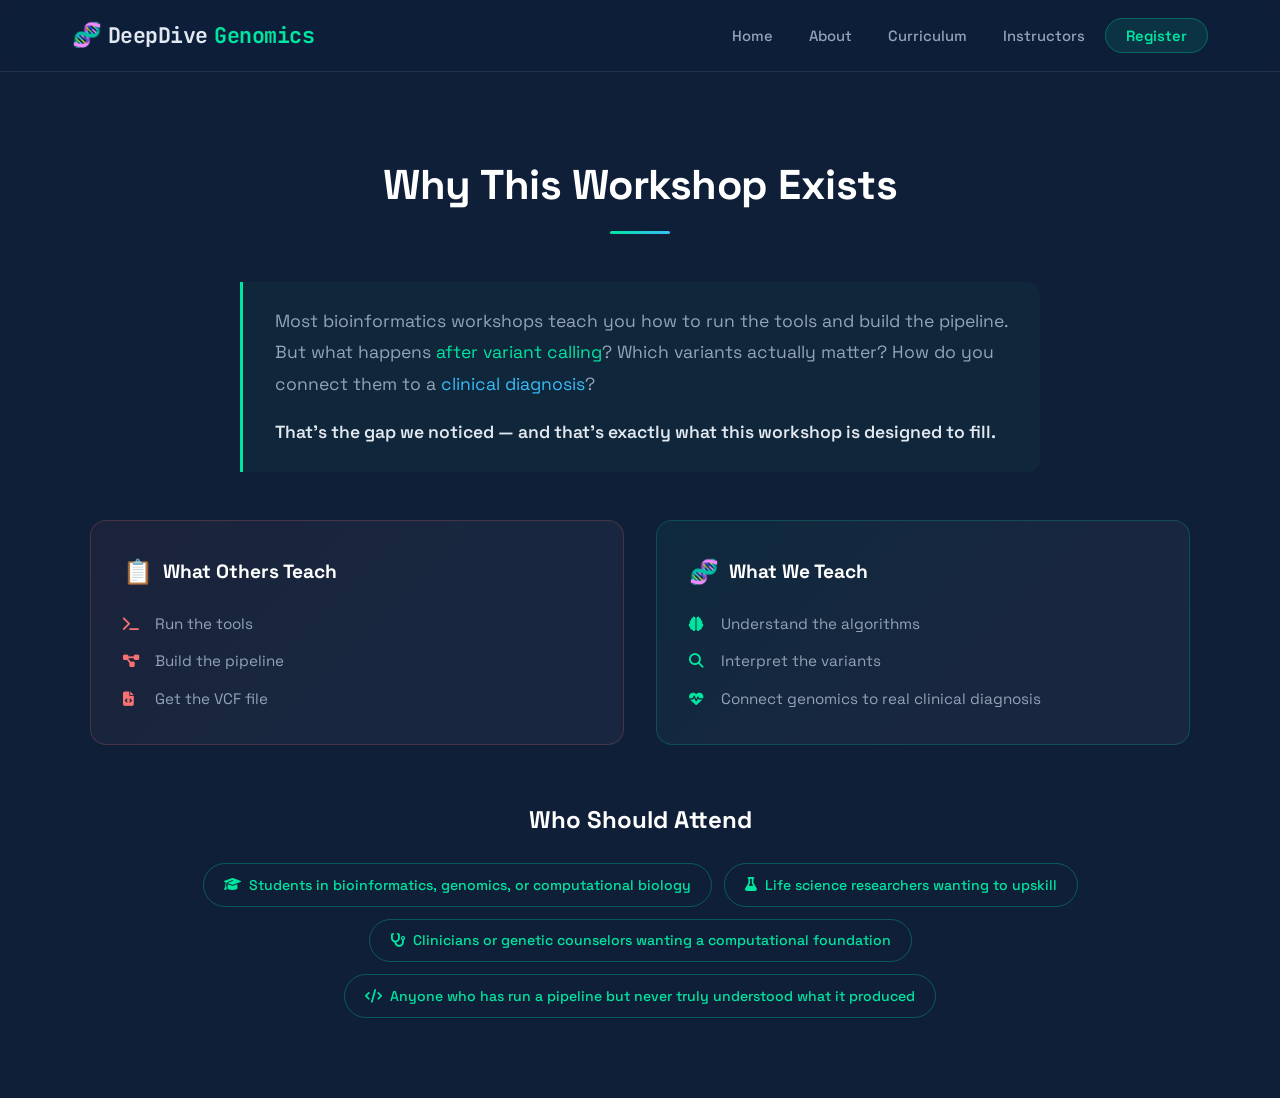
<file: about.html>
<!DOCTYPE html>
<html lang="en">
<head>
  <meta charset="UTF-8">
  <meta name="viewport" content="width=device-width, initial-scale=1.0">
  <title>Why This Workshop | Deep Dive Genomics</title>
  <meta name="description" content="Learn why Deep Dive Genomics exists — bridging the gap between running bioinformatics pipelines and truly understanding genomic results.">
  <link rel="preconnect" href="https://fonts.googleapis.com">
  <link rel="preconnect" href="https://fonts.gstatic.com" crossorigin>
  <link href="https://fonts.googleapis.com/css2?family=Space+Grotesk:wght@300;400;500;600;700&family=JetBrains+Mono:wght@400;500;700&display=swap" rel="stylesheet">
  <link rel="stylesheet" href="https://cdnjs.cloudflare.com/ajax/libs/font-awesome/6.5.1/css/all.min.css">
  <link rel="stylesheet" href="style.css">
</head>
<body>
  <!-- Navbar -->
  <nav class="navbar" id="navbar">
    <div class="nav-container">
      <a href="index.html" class="nav-logo">
        <span class="logo-icon">&#x1F9EC;</span> DeepDive<span class="text-accent">Genomics</span>
      </a>
      <button class="hamburger" id="hamburger" aria-label="Toggle navigation">
        <span></span>
        <span></span>
        <span></span>
      </button>
      <ul class="nav-links" id="nav-links">
        <li><a href="index.html">Home</a></li>
        <li><a href="about.html">About</a></li>
        <li><a href="curriculum.html">Curriculum</a></li>
        <li><a href="instructors.html">Instructors</a></li>
        <li><a href="register.html" class="nav-cta">Register</a></li>
      </ul>
    </div>
  </nav>

  <section class="section about-section" id="about">
    <div class="section-container">
      <h1 class="section-title">Why This Workshop Exists</h1>
      <div class="section-divider"></div>
      
      <div class="narrative-block">
        <blockquote class="narrative-quote">
          <p>Most bioinformatics workshops teach you how to run the tools and build the pipeline. But what happens <span class="text-accent">after variant calling</span>? Which variants actually matter? How do you connect them to a <span class="text-secondary">clinical diagnosis</span>?</p>
          <p>That's the gap we noticed — and that's exactly what this workshop is designed to fill.</p>
        </blockquote>
      </div>

      <div class="comparison-grid">
        <div class="comparison-card comparison-others">
          <div class="comparison-header">
            <span class="comparison-icon">📋</span>
            <h3>What Others Teach</h3>
          </div>
          <ul class="comparison-list">
            <li><i class="fas fa-terminal"></i> Run the tools</li>
            <li><i class="fas fa-project-diagram"></i> Build the pipeline</li>
            <li><i class="fas fa-file-code"></i> Get the VCF file</li>
          </ul>
        </div>
        <div class="comparison-card comparison-ours">
          <div class="comparison-header">
            <span class="comparison-icon">🧬</span>
            <h3>What We Teach</h3>
          </div>
          <ul class="comparison-list">
            <li><i class="fas fa-brain"></i> Understand the algorithms</li>
            <li><i class="fas fa-search"></i> Interpret the variants</li>
            <li><i class="fas fa-heartbeat"></i> Connect genomics to real clinical diagnosis</li>
          </ul>
        </div>
      </div>

      <div class="audience-section">
        <h2 class="subsection-title">Who Should Attend</h2>
        <div class="audience-tags">
          <span class="audience-tag">
            <i class="fas fa-graduation-cap"></i> Students in bioinformatics, genomics, or computational biology
          </span>
          <span class="audience-tag">
            <i class="fas fa-flask"></i> Life science researchers wanting to upskill
          </span>
          <span class="audience-tag">
            <i class="fas fa-stethoscope"></i> Clinicians or genetic counselors wanting a computational foundation
          </span>
          <span class="audience-tag">
            <i class="fas fa-code"></i> Anyone who has run a pipeline but never truly understood what it produced
          </span>
        </div>
      </div>
    </div>
  </section>

  <script src="script.js"></script>
</body>
</html>
</file>
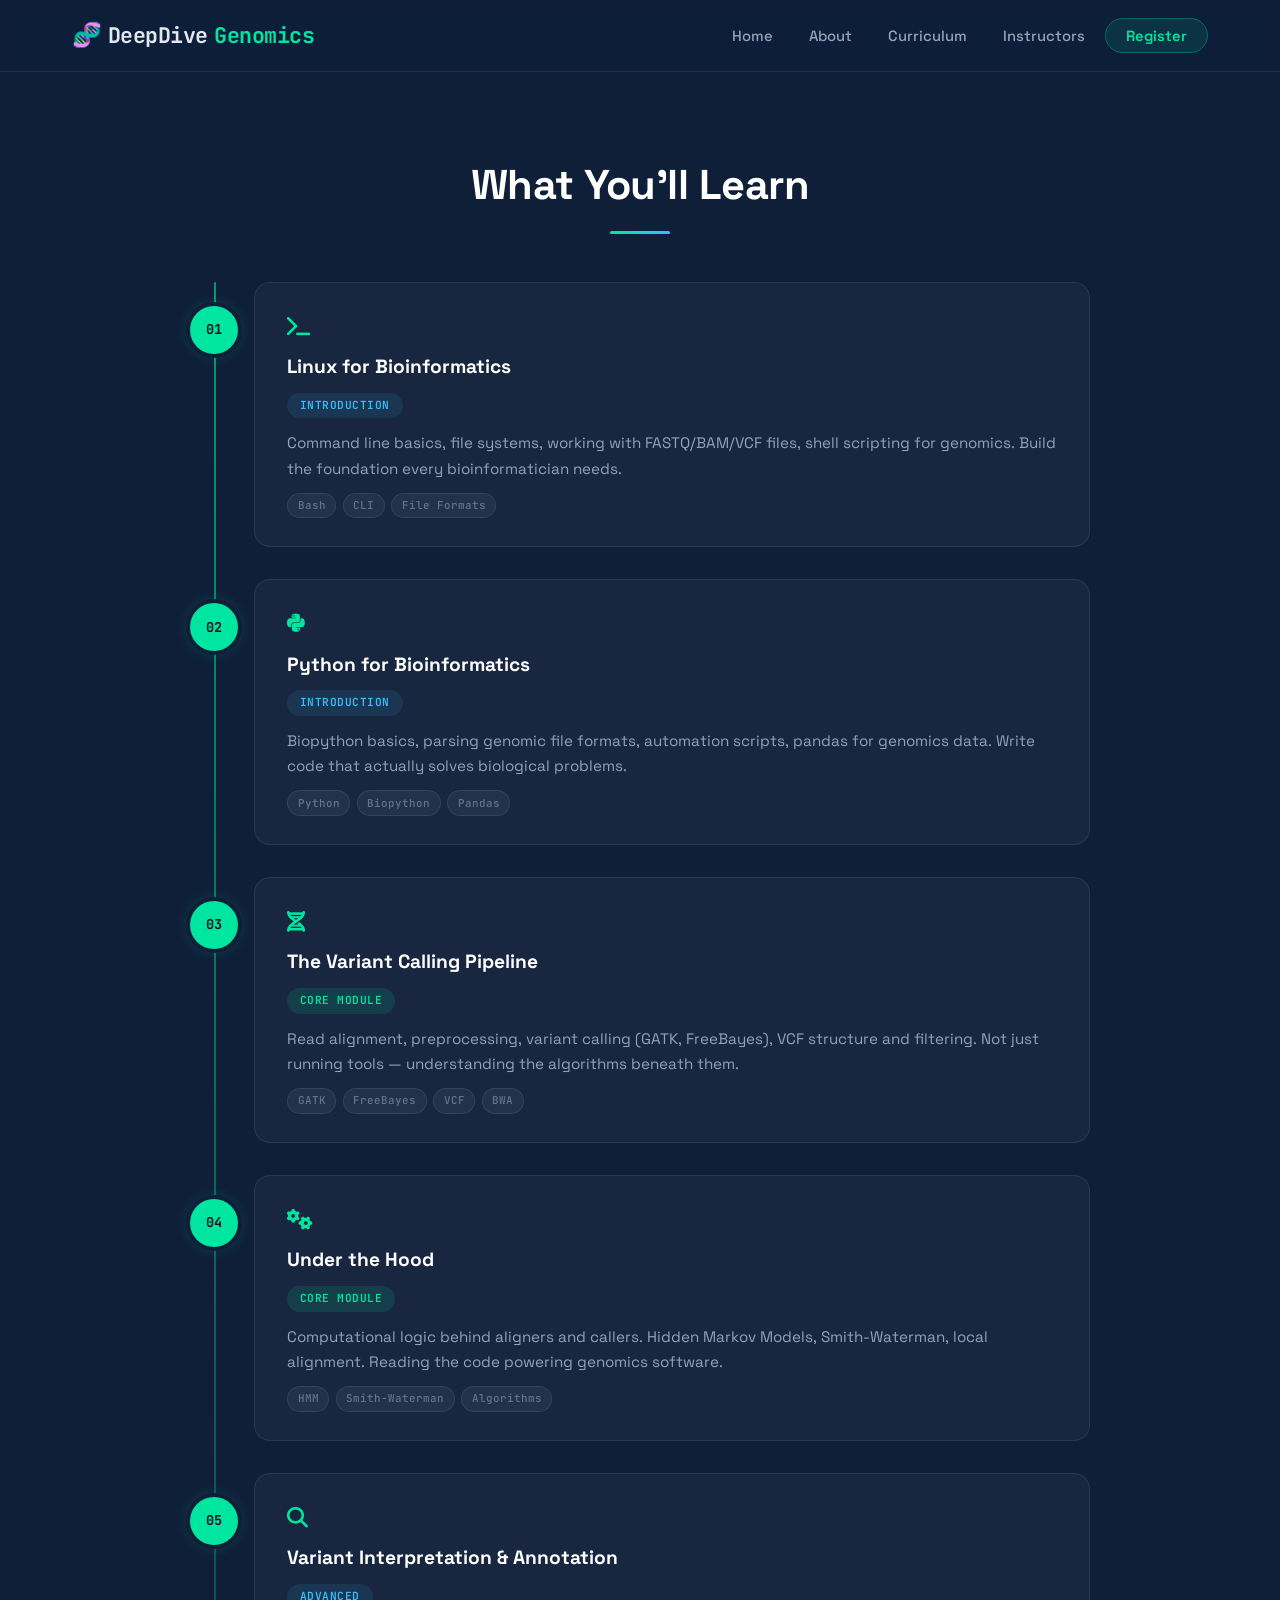
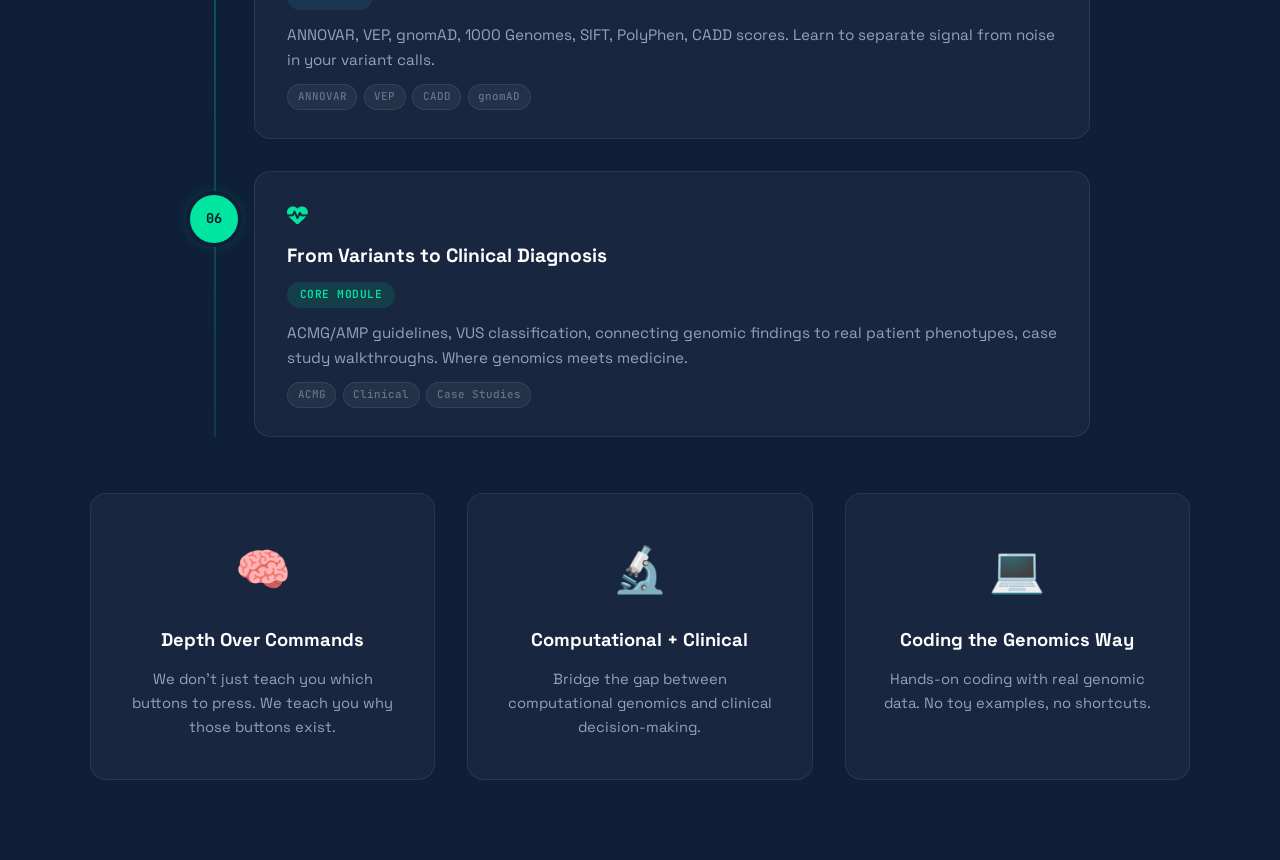
<file: curriculum.html>
<!DOCTYPE html>
<html lang="en">
<head>
  <meta charset="UTF-8">
  <meta name="viewport" content="width=device-width, initial-scale=1.0">
  <title>Curriculum | Deep Dive Genomics</title>
  <meta name="description" content="Explore the Deep Dive Genomics curriculum — from Linux and Python basics to variant calling, algorithm internals, and clinical interpretation.">
  <link rel="preconnect" href="https://fonts.googleapis.com">
  <link rel="preconnect" href="https://fonts.gstatic.com" crossorigin>
  <link href="https://fonts.googleapis.com/css2?family=Space+Grotesk:wght@300;400;500;600;700&family=JetBrains+Mono:wght@400;500;700&display=swap" rel="stylesheet">
  <link rel="stylesheet" href="https://cdnjs.cloudflare.com/ajax/libs/font-awesome/6.5.1/css/all.min.css">
  <link rel="stylesheet" href="style.css">
</head>
<body>
  <!-- Navbar -->
  <nav class="navbar" id="navbar">
    <div class="nav-container">
      <a href="index.html" class="nav-logo">
        <span class="logo-icon">&#x1F9EC;</span> DeepDive<span class="text-accent">Genomics</span>
      </a>
      <button class="hamburger" id="hamburger" aria-label="Toggle navigation">
        <span></span>
        <span></span>
        <span></span>
      </button>
      <ul class="nav-links" id="nav-links">
        <li><a href="index.html">Home</a></li>
        <li><a href="about.html">About</a></li>
        <li><a href="curriculum.html">Curriculum</a></li>
        <li><a href="instructors.html">Instructors</a></li>
        <li><a href="register.html" class="nav-cta">Register</a></li>
      </ul>
    </div>
  </nav>

  <section class="section curriculum-section" id="curriculum">
    <div class="section-container">
      <h1 class="section-title">What You'll Learn</h1>
      <div class="section-divider"></div>

      <div class="timeline">
        <!-- Module 1 -->
        <div class="timeline-item">
          <div class="timeline-marker">
            <span class="timeline-number">01</span>
          </div>
          <div class="timeline-content">
            <div class="timeline-icon"><i class="fas fa-terminal"></i></div>
            <h3 class="timeline-title">Linux for Bioinformatics</h3>
            <span class="timeline-badge">Introduction</span>
            <p class="timeline-description">Command line basics, file systems, working with FASTQ/BAM/VCF files, shell scripting for genomics. Build the foundation every bioinformatician needs.</p>
            <div class="timeline-tags">
              <span class="mini-tag">Bash</span>
              <span class="mini-tag">CLI</span>
              <span class="mini-tag">File Formats</span>
            </div>
          </div>
        </div>

        <!-- Module 2 -->
        <div class="timeline-item">
          <div class="timeline-marker">
            <span class="timeline-number">02</span>
          </div>
          <div class="timeline-content">
            <div class="timeline-icon"><i class="fab fa-python"></i></div>
            <h3 class="timeline-title">Python for Bioinformatics</h3>
            <span class="timeline-badge">Introduction</span>
            <p class="timeline-description">Biopython basics, parsing genomic file formats, automation scripts, pandas for genomics data. Write code that actually solves biological problems.</p>
            <div class="timeline-tags">
              <span class="mini-tag">Python</span>
              <span class="mini-tag">Biopython</span>
              <span class="mini-tag">Pandas</span>
            </div>
          </div>
        </div>

        <!-- Module 3 -->
        <div class="timeline-item">
          <div class="timeline-marker">
            <span class="timeline-number">03</span>
          </div>
          <div class="timeline-content">
            <div class="timeline-icon"><i class="fas fa-dna"></i></div>
            <h3 class="timeline-title">The Variant Calling Pipeline</h3>
            <span class="timeline-badge badge-core">Core Module</span>
            <p class="timeline-description">Read alignment, preprocessing, variant calling (GATK, FreeBayes), VCF structure and filtering. Not just running tools — understanding the algorithms beneath them.</p>
            <div class="timeline-tags">
              <span class="mini-tag">GATK</span>
              <span class="mini-tag">FreeBayes</span>
              <span class="mini-tag">VCF</span>
              <span class="mini-tag">BWA</span>
            </div>
          </div>
        </div>

        <!-- Module 4 -->
        <div class="timeline-item">
          <div class="timeline-marker">
            <span class="timeline-number">04</span>
          </div>
          <div class="timeline-content">
            <div class="timeline-icon"><i class="fas fa-cogs"></i></div>
            <h3 class="timeline-title">Under the Hood</h3>
            <span class="timeline-badge badge-core">Core Module</span>
            <p class="timeline-description">Computational logic behind aligners and callers. Hidden Markov Models, Smith-Waterman, local alignment. Reading the code powering genomics software.</p>
            <div class="timeline-tags">
              <span class="mini-tag">HMM</span>
              <span class="mini-tag">Smith-Waterman</span>
              <span class="mini-tag">Algorithms</span>
            </div>
          </div>
        </div>

        <!-- Module 5 -->
        <div class="timeline-item">
          <div class="timeline-marker">
            <span class="timeline-number">05</span>
          </div>
          <div class="timeline-content">
            <div class="timeline-icon"><i class="fas fa-search"></i></div>
            <h3 class="timeline-title">Variant Interpretation & Annotation</h3>
            <span class="timeline-badge">Advanced</span>
            <p class="timeline-description">ANNOVAR, VEP, gnomAD, 1000 Genomes, SIFT, PolyPhen, CADD scores. Learn to separate signal from noise in your variant calls.</p>
            <div class="timeline-tags">
              <span class="mini-tag">ANNOVAR</span>
              <span class="mini-tag">VEP</span>
              <span class="mini-tag">CADD</span>
              <span class="mini-tag">gnomAD</span>
            </div>
          </div>
        </div>

        <!-- Module 6 -->
        <div class="timeline-item">
          <div class="timeline-marker">
            <span class="timeline-number">06</span>
          </div>
          <div class="timeline-content">
            <div class="timeline-icon"><i class="fas fa-heartbeat"></i></div>
            <h3 class="timeline-title">From Variants to Clinical Diagnosis</h3>
            <span class="timeline-badge badge-core">Core Module</span>
            <p class="timeline-description">ACMG/AMP guidelines, VUS classification, connecting genomic findings to real patient phenotypes, case study walkthroughs. Where genomics meets medicine.</p>
            <div class="timeline-tags">
              <span class="mini-tag">ACMG</span>
              <span class="mini-tag">Clinical</span>
              <span class="mini-tag">Case Studies</span>
            </div>
          </div>
        </div>
      </div>

      <!-- Feature Cards -->
      <div class="features-grid">
        <div class="feature-card">
          <span class="feature-emoji">🧠</span>
          <h3 class="feature-title">Depth Over Commands</h3>
          <p class="feature-description">We don't just teach you which buttons to press. We teach you why those buttons exist.</p>
        </div>
        <div class="feature-card">
          <span class="feature-emoji">🔬</span>
          <h3 class="feature-title">Computational + Clinical</h3>
          <p class="feature-description">Bridge the gap between computational genomics and clinical decision-making.</p>
        </div>
        <div class="feature-card">
          <span class="feature-emoji">💻</span>
          <h3 class="feature-title">Coding the Genomics Way</h3>
          <p class="feature-description">Hands-on coding with real genomic data. No toy examples, no shortcuts.</p>
        </div>
      </div>
    </div>
  </section>

  <script src="script.js"></script>
</body>
</html>
</file>
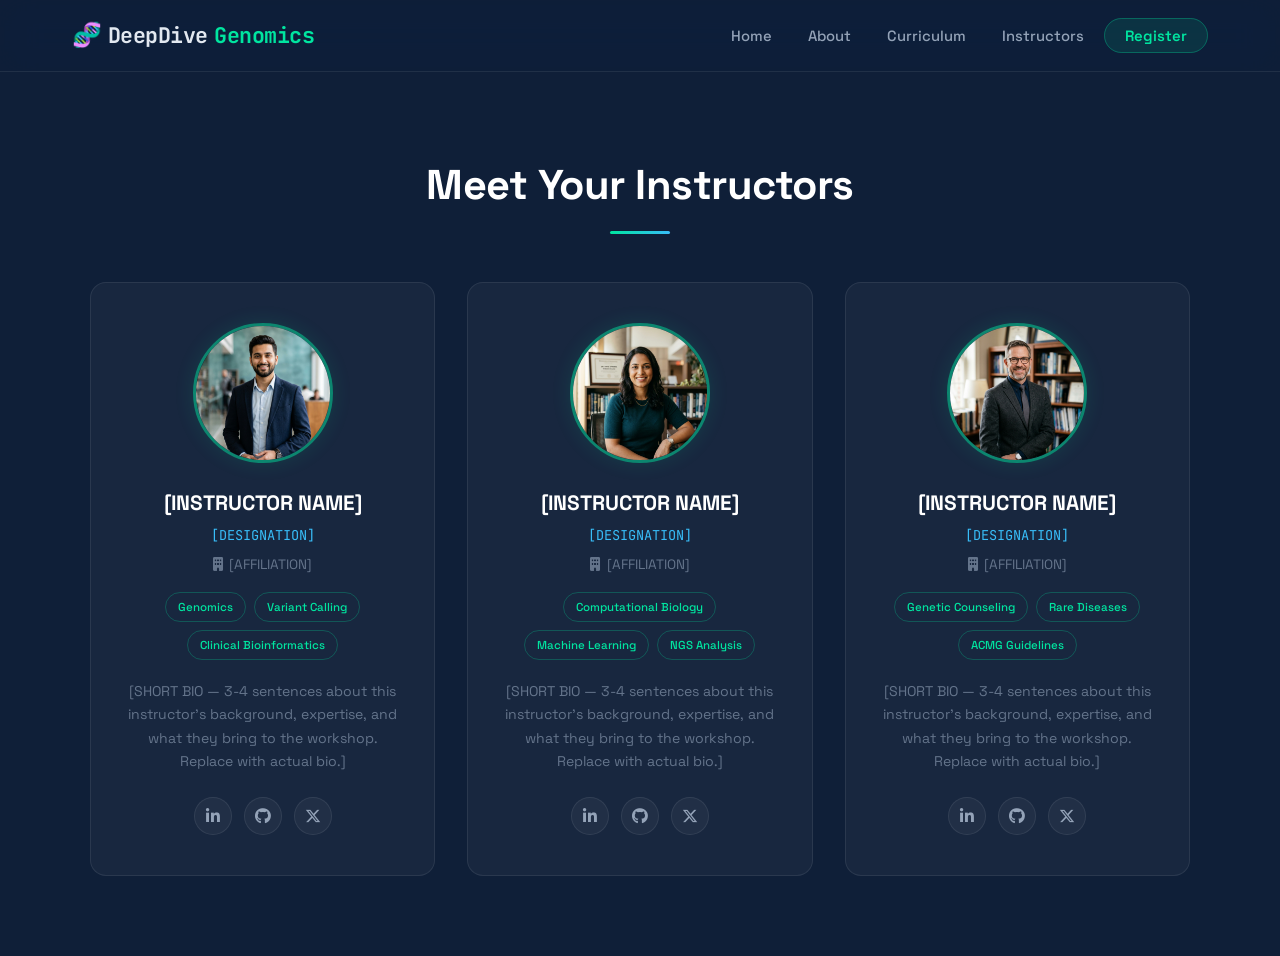
<file: instructors.html>
<!DOCTYPE html>
<html lang="en">
<head>
  <meta charset="UTF-8">
  <meta name="viewport" content="width=device-width, initial-scale=1.0">
  <title>Instructors | Deep Dive Genomics</title>
  <meta name="description" content="Meet the instructors of Deep Dive Genomics — researchers and educators bridging computational genomics and clinical interpretation.">
  <link rel="preconnect" href="https://fonts.googleapis.com">
  <link rel="preconnect" href="https://fonts.gstatic.com" crossorigin>
  <link href="https://fonts.googleapis.com/css2?family=Space+Grotesk:wght@300;400;500;600;700&family=JetBrains+Mono:wght@400;500;700&display=swap" rel="stylesheet">
  <link rel="stylesheet" href="https://cdnjs.cloudflare.com/ajax/libs/font-awesome/6.5.1/css/all.min.css">
  <link rel="stylesheet" href="style.css">
</head>
<body>
  <nav class="navbar" id="navbar">
    <div class="nav-container">
      <a href="index.html" class="nav-logo">
        <span class="logo-icon">&#x1F9EC;</span> DeepDive<span class="text-accent">Genomics</span>
      </a>
      <button class="hamburger" id="hamburger" aria-label="Toggle navigation">
        <span></span>
        <span></span>
        <span></span>
      </button>
      <ul class="nav-links" id="nav-links">
        <li><a href="index.html">Home</a></li>
        <li><a href="about.html">About</a></li>
        <li><a href="curriculum.html">Curriculum</a></li>
        <li><a href="instructors.html">Instructors</a></li>
        <li><a href="register.html" class="nav-cta">Register</a></li>
      </ul>
    </div>
  </nav>

  <section class="section instructors-section" id="instructors">
    <div class="section-container">
      <h1 class="section-title">Meet Your Instructors</h1>
      <div class="section-divider"></div>

      <div class="instructors-grid">
        <!-- Instructor 1 -->
        <div class="instructor-card">
          <div class="instructor-photo-wrapper">
            <img src="assets/instructor1.jpg" alt="Instructor 1 Photo" class="instructor-photo">
          </div>
          <h3 class="instructor-name">[INSTRUCTOR NAME]</h3>
          <p class="instructor-designation">[DESIGNATION]</p>
          <p class="instructor-affiliation"><i class="fas fa-building"></i> [AFFILIATION]</p>
          <div class="instructor-tags">
            <span class="research-tag">Genomics</span>
            <span class="research-tag">Variant Calling</span>
            <span class="research-tag">Clinical Bioinformatics</span>
          </div>
          <p class="instructor-bio">[SHORT BIO — 3-4 sentences about this instructor's background, expertise, and what they bring to the workshop. Replace with actual bio.]</p>
          <div class="instructor-socials">
            <a href="#" aria-label="LinkedIn" class="social-link"><i class="fab fa-linkedin-in"></i></a>
            <a href="#" aria-label="GitHub" class="social-link"><i class="fab fa-github"></i></a>
            <a href="#" aria-label="Twitter" class="social-link"><i class="fab fa-x-twitter"></i></a>
          </div>
        </div>

        <!-- Instructor 2 -->
        <div class="instructor-card">
          <div class="instructor-photo-wrapper">
            <img src="assets/instructor2.jpg" alt="Instructor 2 Photo" class="instructor-photo">
          </div>
          <h3 class="instructor-name">[INSTRUCTOR NAME]</h3>
          <p class="instructor-designation">[DESIGNATION]</p>
          <p class="instructor-affiliation"><i class="fas fa-building"></i> [AFFILIATION]</p>
          <div class="instructor-tags">
            <span class="research-tag">Computational Biology</span>
            <span class="research-tag">Machine Learning</span>
            <span class="research-tag">NGS Analysis</span>
          </div>
          <p class="instructor-bio">[SHORT BIO — 3-4 sentences about this instructor's background, expertise, and what they bring to the workshop. Replace with actual bio.]</p>
          <div class="instructor-socials">
            <a href="#" aria-label="LinkedIn" class="social-link"><i class="fab fa-linkedin-in"></i></a>
            <a href="#" aria-label="GitHub" class="social-link"><i class="fab fa-github"></i></a>
            <a href="#" aria-label="Twitter" class="social-link"><i class="fab fa-x-twitter"></i></a>
          </div>
        </div>

        <!-- Instructor 3 -->
        <div class="instructor-card">
          <div class="instructor-photo-wrapper">
            <img src="assets/instructor3.jpg" alt="Instructor 3 Photo" class="instructor-photo">
          </div>
          <h3 class="instructor-name">[INSTRUCTOR NAME]</h3>
          <p class="instructor-designation">[DESIGNATION]</p>
          <p class="instructor-affiliation"><i class="fas fa-building"></i> [AFFILIATION]</p>
          <div class="instructor-tags">
            <span class="research-tag">Genetic Counseling</span>
            <span class="research-tag">Rare Diseases</span>
            <span class="research-tag">ACMG Guidelines</span>
          </div>
          <p class="instructor-bio">[SHORT BIO — 3-4 sentences about this instructor's background, expertise, and what they bring to the workshop. Replace with actual bio.]</p>
          <div class="instructor-socials">
            <a href="#" aria-label="LinkedIn" class="social-link"><i class="fab fa-linkedin-in"></i></a>
            <a href="#" aria-label="GitHub" class="social-link"><i class="fab fa-github"></i></a>
            <a href="#" aria-label="Twitter" class="social-link"><i class="fab fa-x-twitter"></i></a>
          </div>
        </div>
      </div>
    </div>
  </section>

  <script src="script.js"></script>
</body>
</html>
</file>
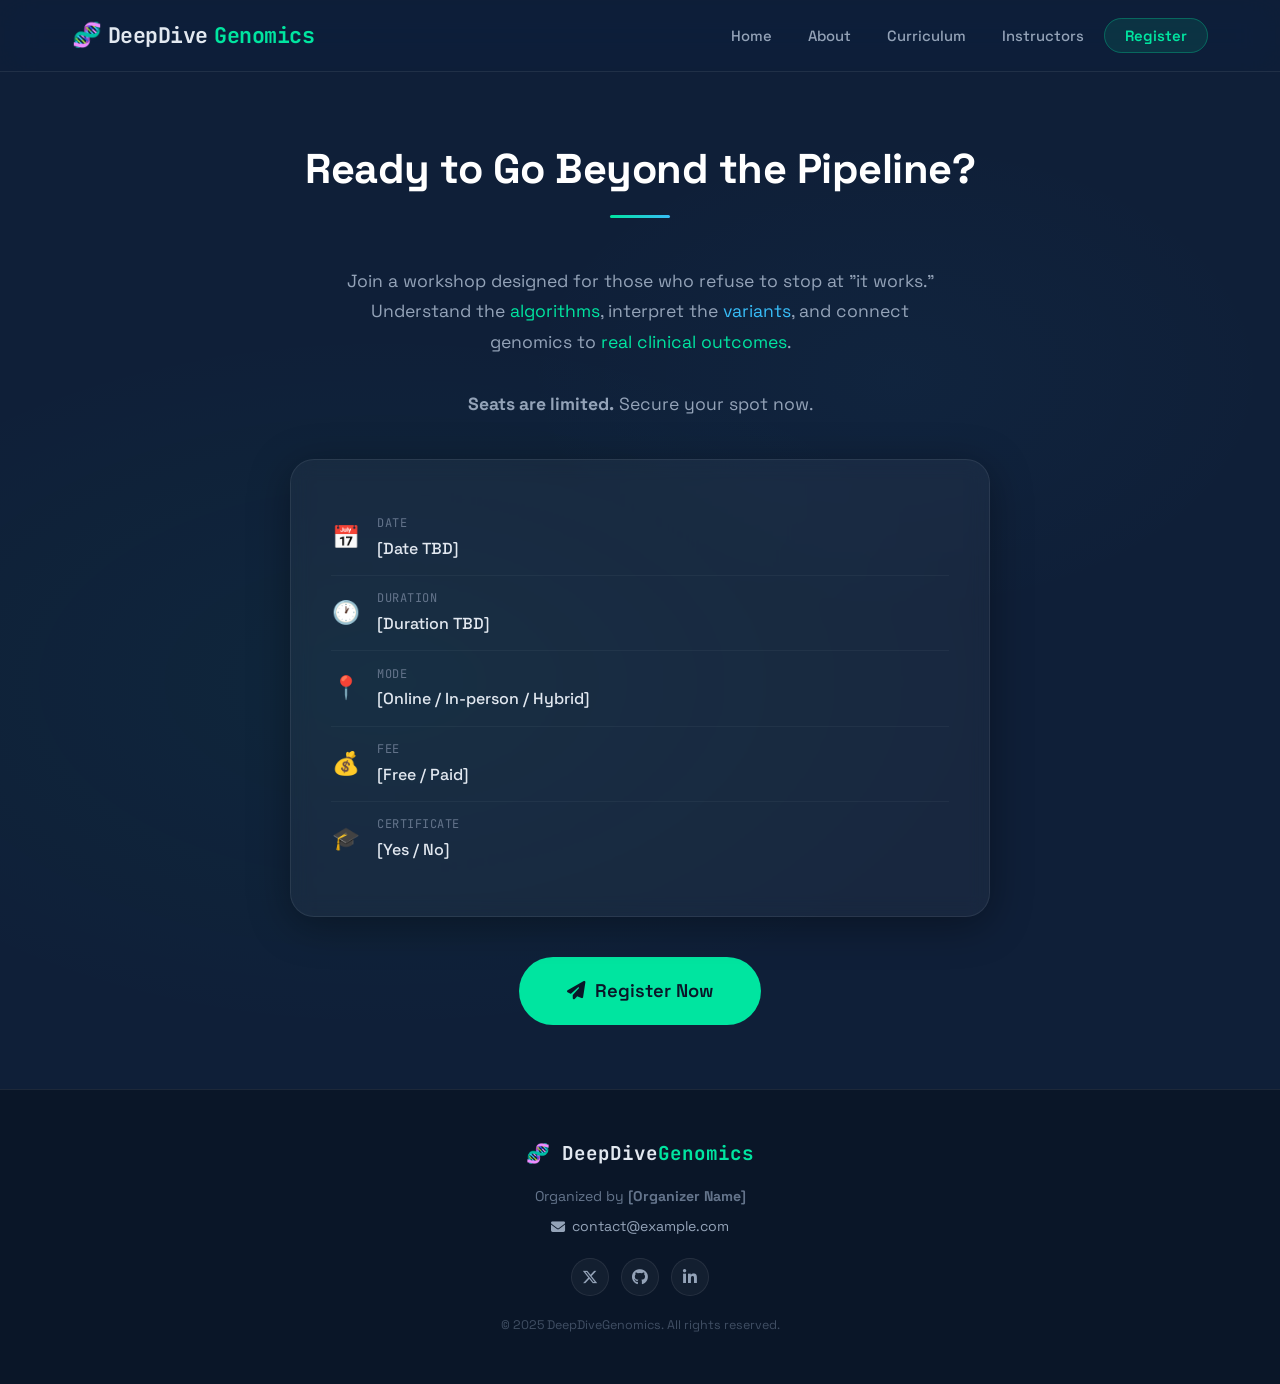
<file: register.html>
<!DOCTYPE html>
<html lang="en">
<head>
  <meta charset="UTF-8">
  <meta name="viewport" content="width=device-width, initial-scale=1.0">
  <title>Register | Deep Dive Genomics</title>
  <meta name="description" content="Register for Deep Dive Genomics — a workshop that goes beyond the pipeline into algorithms, interpretation, and clinical genomics.">
  <link rel="preconnect" href="https://fonts.googleapis.com">
  <link rel="preconnect" href="https://fonts.gstatic.com" crossorigin>
  <link href="https://fonts.googleapis.com/css2?family=Space+Grotesk:wght@300;400;500;600;700&family=JetBrains+Mono:wght@400;500;700&display=swap" rel="stylesheet">
  <link rel="stylesheet" href="https://cdnjs.cloudflare.com/ajax/libs/font-awesome/6.5.1/css/all.min.css">
  <link rel="stylesheet" href="style.css">
</head>
<body>
  <nav class="navbar" id="navbar">
    <div class="nav-container">
      <a href="index.html" class="nav-logo">
        <span class="logo-icon">&#x1F9EC;</span> DeepDive<span class="text-accent">Genomics</span>
      </a>
      <button class="hamburger" id="hamburger" aria-label="Toggle navigation">
        <span></span>
        <span></span>
        <span></span>
      </button>
      <ul class="nav-links" id="nav-links">
        <li><a href="index.html">Home</a></li>
        <li><a href="about.html">About</a></li>
        <li><a href="curriculum.html">Curriculum</a></li>
        <li><a href="instructors.html">Instructors</a></li>
        <li><a href="register.html" class="nav-cta">Register</a></li>
      </ul>
    </div>
  </nav>

  <section class="register-section" id="register">
    <div class="register-bg-animation">
      <div class="floating-particle" style="--delay: 0s; --x: 15%; --duration: 18s;"></div>
      <div class="floating-particle" style="--delay: 3s; --x: 45%; --duration: 14s;"></div>
      <div class="floating-particle" style="--delay: 6s; --x: 75%; --duration: 20s;"></div>
      <div class="floating-particle" style="--delay: 1s; --x: 30%; --duration: 16s;"></div>
      <div class="floating-particle" style="--delay: 4s; --x: 60%; --duration: 12s;"></div>
    </div>
    <div class="register-content">
      <h1 class="section-title">Ready to Go Beyond the Pipeline?</h1>
      <div class="section-divider"></div>
      <p class="register-pitch">
        Join a workshop designed for those who refuse to stop at "it works." Understand the
        <span class="text-accent">algorithms</span>, interpret the <span class="text-secondary">variants</span>,
        and connect genomics to <span class="text-accent">real clinical outcomes</span>.
        <br><br>
        <strong>Seats are limited.</strong> Secure your spot now.
      </p>

      <div class="workshop-details-card">
        <div class="detail-item">
          <span class="detail-icon">📅</span>
          <div class="detail-info">
            <span class="detail-label">Date</span>
            <span class="detail-value">[Date TBD]</span>
          </div>
        </div>
        <div class="detail-item">
          <span class="detail-icon">🕐</span>
          <div class="detail-info">
            <span class="detail-label">Duration</span>
            <span class="detail-value">[Duration TBD]</span>
          </div>
        </div>
        <div class="detail-item">
          <span class="detail-icon">📍</span>
          <div class="detail-info">
            <span class="detail-label">Mode</span>
            <span class="detail-value">[Online / In-person / Hybrid]</span>
          </div>
        </div>
        <div class="detail-item">
          <span class="detail-icon">💰</span>
          <div class="detail-info">
            <span class="detail-label">Fee</span>
            <span class="detail-value">[Free / Paid]</span>
          </div>
        </div>
        <div class="detail-item">
          <span class="detail-icon">🎓</span>
          <div class="detail-info">
            <span class="detail-label">Certificate</span>
            <span class="detail-value">[Yes / No]</span>
          </div>
        </div>
      </div>

      <a href="YOUR_GOOGLE_FORM_URL" target="_blank" rel="noopener" class="btn-primary btn-large" id="register-cta">
        <i class="fas fa-paper-plane"></i> Register Now
      </a>
    </div>
  </section>

  <footer class="footer">
    <div class="footer-content">
      <p class="footer-brand"><span class="logo-icon">🧬</span> DeepDive<span class="text-accent">Genomics</span></p>
      <p class="footer-text">Organized by <strong>[Organizer Name]</strong></p>
      <p class="footer-text"><a href="mailto:contact@example.com" class="footer-link"><i class="fas fa-envelope"></i> contact@example.com</a></p>
      <div class="footer-socials">
        <a href="#" class="social-link" aria-label="Twitter"><i class="fab fa-x-twitter"></i></a>
        <a href="#" class="social-link" aria-label="GitHub"><i class="fab fa-github"></i></a>
        <a href="#" class="social-link" aria-label="LinkedIn"><i class="fab fa-linkedin-in"></i></a>
      </div>
      <p class="footer-copyright">© 2025 DeepDiveGenomics. All rights reserved.</p>
    </div>
  </footer>

  <script src="script.js"></script>
</body>
</html>
</file>
<file: styles.css>
/* DeepDiveGenomics — workshop site
   Hand-built. Plain CSS, no framework.
   Palette: warm paper, ink, one teal accent, a clay highlight,
   and a deliberate viridis ramp reserved for the pipeline. */

:root {
  --paper:      #f6f4ee;
  --paper-2:    #efece3;
  --paper-3:    #e9e5da;
  --card:       #fffdf8;
  --ink:        #16191d;
  --ink-soft:   #353c43;
  --muted:      #6c727a;
  --line:       #ddd7c9;
  --line-2:     #c9c3b3;

  --teal:       #0e7a68;
  --teal-deep:  #0a5a4d;
  --teal-tint:  #e2efeb;
  --clay:       #b25738;
  --clay-tint:  #f3e6df;

  --term-bg:    #14171c;
  --term-bg-2:  #1b1f26;
  --term-line:  #2a2f38;
  --term-green: #5ec98a;
  --term-cyan:  #56b6c2;
  --term-yellow:#d7b86a;
  --term-pink:  #d188a8;
  --term-dim:   #8a929c;
  --term-fg:    #d7dbe0;

  /* viridis, real stops — used only for the pipeline + thin rules */
  --v0: #440154;
  --v1: #3b528b;
  --v2: #21918c;
  --v3: #5ec962;
  --v4: #fde725;

  --maxw: 1140px;
  --gut: clamp(20px, 5vw, 56px);
  --radius: 10px;
  --radius-lg: 16px;
  --shadow: 0 1px 2px rgba(22,25,29,.05), 0 8px 24px -16px rgba(22,25,29,.28);
  --shadow-lg: 0 2px 4px rgba(22,25,29,.06), 0 26px 60px -30px rgba(22,25,29,.42);

  --sans: "IBM Plex Sans", -apple-system, BlinkMacSystemFont, "Segoe UI", Roboto, Helvetica, Arial, sans-serif;
  --mono: "IBM Plex Mono", ui-monospace, SFMono-Regular, "SF Mono", Menlo, Consolas, monospace;
}

* { box-sizing: border-box; }

html { scroll-behavior: smooth; -webkit-text-size-adjust: 100%; }
@media (prefers-reduced-motion: reduce) {
  html { scroll-behavior: auto; }
  * { animation: none !important; transition: none !important; }
}

body {
  margin: 0;
  font-family: var(--sans);
  color: var(--ink);
  background: var(--paper);
  font-size: 17px;
  line-height: 1.62;
  -webkit-font-smoothing: antialiased;
  text-rendering: optimizeLegibility;
}

/* faint graph-paper texture, like a lab notebook */
body::before {
  content: "";
  position: fixed;
  inset: 0;
  z-index: -1;
  pointer-events: none;
  background-image:
    linear-gradient(rgba(22,25,29,.025) 1px, transparent 1px),
    linear-gradient(90deg, rgba(22,25,29,.025) 1px, transparent 1px);
  background-size: 26px 26px;
}

h1, h2, h3, h4 { font-weight: 600; line-height: 1.12; letter-spacing: -0.014em; color: var(--ink); }
h2 { font-size: clamp(1.7rem, 3.4vw, 2.5rem); margin: 0 0 .5em; }
h3 { font-size: 1.22rem; margin: 0 0 .4em; letter-spacing: -0.01em; }
p  { margin: 0 0 1em; }
a  { color: var(--teal-deep); text-decoration-thickness: 1px; text-underline-offset: 2px; }
a:hover { color: var(--teal); }
strong { font-weight: 600; }
img, svg { max-width: 100%; }

.mono { font-family: var(--mono); }
.muted { color: var(--muted); }

/* ---------- layout ---------- */
.wrap { width: 100%; max-width: var(--maxw); margin: 0 auto; padding-inline: var(--gut); }
.section { padding: clamp(56px, 8vw, 104px) 0; }
.section--tint { background: var(--paper-2); border-block: 1px solid var(--line); }
.section--ink {
  background: var(--ink);
  color: #e7e4db;
  border-block: 1px solid #000;
}
.section--ink h2, .section--ink h3 { color: #fbfaf6; }
.section--ink .muted { color: #9aa0a8; }

.eyebrow {
  font-family: var(--mono);
  font-size: .76rem;
  letter-spacing: .14em;
  text-transform: uppercase;
  color: var(--teal-deep);
  display: inline-flex;
  align-items: center;
  gap: .55em;
  margin: 0 0 1.1em;
}
.eyebrow::before {
  content: "";
  width: 22px; height: 1px;
  background: var(--teal);
  display: inline-block;
}
.section--ink .eyebrow { color: var(--term-green); }
.section--ink .eyebrow::before { background: var(--term-green); }

.lede { font-size: 1.15rem; color: var(--ink-soft); max-width: 60ch; }
.section-head { max-width: 64ch; margin-bottom: clamp(34px, 5vw, 54px); }

/* ---------- buttons ---------- */
.btn {
  display: inline-flex; align-items: center; gap: .55em;
  font: 600 .98rem/1 var(--sans);
  padding: .92em 1.4em;
  border-radius: 8px;
  border: 1px solid transparent;
  cursor: pointer;
  text-decoration: none;
  transition: transform .12s ease, background .15s ease, box-shadow .15s ease, border-color .15s;
  white-space: nowrap;
}
.btn:active { transform: translateY(1px); }
.btn--primary { background: var(--teal); color: #fff; box-shadow: 0 1px 0 rgba(0,0,0,.04), 0 10px 22px -14px rgba(14,122,104,.9); }
.btn--primary:hover { background: var(--teal-deep); color: #fff; }
.btn--ghost { background: transparent; color: var(--ink); border-color: var(--line-2); }
.btn--ghost:hover { border-color: var(--ink); color: var(--ink); }
.btn--light { background: #fff; color: var(--ink); }
.btn--light:hover { background: #f3f1ea; color: var(--ink); }
.btn--block { width: 100%; justify-content: center; }
.btn-arrow { transition: transform .15s ease; }
.btn:hover .btn-arrow { transform: translateX(2px); }

/* ---------- header / nav ---------- */
.site-header {
  position: sticky; top: 0; z-index: 50;
  background: rgba(246,244,238,.86);
  backdrop-filter: saturate(140%) blur(10px);
  border-bottom: 1px solid transparent;
  transition: border-color .2s, box-shadow .2s;
}
.site-header.is-stuck { border-bottom-color: var(--line); box-shadow: 0 6px 20px -18px rgba(0,0,0,.5); }
.nav { display: flex; align-items: center; gap: 1.4rem; height: 66px; }
.brand { display: inline-flex; align-items: center; gap: .6rem; text-decoration: none; color: var(--ink); font-weight: 600; letter-spacing: -0.02em; }
.brand:hover { color: var(--ink); }
.brand svg { width: 28px; height: 28px; border-radius: 7px; flex: none; }
.brand b { font-weight: 600; }
.brand .brand-deep { color: var(--teal-deep); }
.nav-links { display: flex; gap: 1.35rem; margin-left: auto; align-items: center; }
.nav-links a { color: var(--ink-soft); text-decoration: none; font-size: .95rem; font-weight: 500; }
.nav-links a:hover { color: var(--ink); }
.nav-cta { display: flex; align-items: center; gap: .8rem; }
.nav-toggle { display: none; }
.mobile-menu { display: none; }

/* ---------- hero ---------- */
.hero { padding: clamp(36px, 5vw, 72px) 0 clamp(48px, 7vw, 88px); position: relative; }
.hero-grid { display: grid; grid-template-columns: 1fr 1.15fr; gap: clamp(28px, 4vw, 56px); align-items: center; }
/* let the grid columns shrink so the terminal scrolls internally instead of
   forcing horizontal page scroll on narrow screens */
.hero-copy, .hero-media { min-width: 0; }
.hero h1 { font-size: clamp(2rem, 4.2vw, 3.1rem); letter-spacing: -0.03em; margin: .35em 0 .5em; }
.hero h1 .u { background: linear-gradient(transparent 62%, var(--teal-tint) 62%); padding: 0 .04em; }
.hero p.lede { margin-bottom: 1.6em; }
.hero-cta { display: flex; flex-wrap: wrap; gap: .8rem; align-items: center; }
.hero-note { margin-top: 1.5rem; font-size: .88rem; color: var(--muted); display: flex; align-items: center; gap: .5em; }
.hero-note .dot { width: 7px; height: 7px; border-radius: 50%; background: var(--term-green); box-shadow: 0 0 0 3px rgba(94,201,138,.22); flex:none; }

.tag-row { display: flex; flex-wrap: wrap; gap: .5rem; margin-bottom: .4rem; }
.tag {
  font-family: var(--mono); font-size: .72rem; letter-spacing: .04em;
  padding: .34em .7em; border-radius: 999px; border: 1px solid var(--line-2);
  color: var(--ink-soft); background: var(--card);
}
.tag--live { color: var(--clay); border-color: #e0c4b6; background: var(--clay-tint); }

/* terminal mock */
.terminal {
  min-width: 0;
  background: var(--term-bg);
  border: 1px solid var(--term-line);
  border-radius: 12px;
  box-shadow: var(--shadow-lg);
  overflow: hidden;
  font-family: var(--mono);
  font-size: clamp(0.58rem, 1.1vw, 0.78rem);
  line-height: 1.4;
  color: var(--term-fg);
  position: relative;
}
.terminal::after {
  content: ""; position: absolute; inset: 0; border-radius: 12px;
  border-top: 3px solid; border-image: linear-gradient(90deg, var(--v0), var(--v1), var(--v2), var(--v3), var(--v4)) 1;
  pointer-events: none;
}
.term-bar { display: flex; align-items: center; gap: .5rem; padding: .65rem .9rem; background: var(--term-bg-2); border-bottom: 1px solid var(--term-line); }
.term-bar i { width: 11px; height: 11px; border-radius: 50%; display: inline-block; }
.term-bar i:nth-child(1){ background:#e0655b; } .term-bar i:nth-child(2){ background:#d9ab53; } .term-bar i:nth-child(3){ background:#5fb350; }
.term-title { margin-left: .6rem; color: var(--term-dim); font-size: .72rem; }
.term-body { padding: .95rem 1.05rem 1.1rem; overflow-x: auto; }
.term-body pre { margin: 0; white-space: pre; }
@media (max-width: 760px) {
  .term-body { overflow-x: auto; }
}
.term-body .l { display: block; }
.tp { color: var(--term-green); }              /* prompt $ */
.tc { color: var(--term-cyan); }               /* command */
.tf { color: var(--term-yellow); }             /* flags / files */
.tk { color: var(--term-pink); }               /* keyword */
.td { color: var(--term-dim); }                /* dim / comment */
.tw { color: #e8e2c0; }
.cursor { display:inline-block; width:8px; height:1.05em; background: var(--term-green); vertical-align:-2px; animation: blink 1.15s steps(1) infinite; }
@keyframes blink { 50% { opacity: 0; } }

/* ---------- tool strip ---------- */
.toolstrip { padding: clamp(26px,4vw,38px) 0; border-bottom: 1px solid var(--line); background: var(--paper); }
.toolstrip .wrap { display: flex; align-items: center; gap: clamp(18px, 4vw, 44px); flex-wrap: wrap; }
.toolstrip .label { font-family: var(--mono); font-size: .74rem; letter-spacing: .08em; text-transform: uppercase; color: var(--muted); flex: none; }
.tools { display: flex; flex-wrap: wrap; gap: .55rem .5rem; }
.tool-chip {
  font-family: var(--mono); font-size: .82rem; color: var(--ink-soft);
  padding: .35em .7em; border: 1px solid var(--line); border-radius: 6px; background: var(--card);
}
.tool-chip b { color: var(--teal-deep); font-weight: 600; }

/* ---------- generic grids ---------- */
.grid { display: grid; gap: clamp(18px, 2.4vw, 26px); }
.cols-2 { grid-template-columns: repeat(2, 1fr); }
.cols-3 { grid-template-columns: repeat(3, 1fr); }
.cols-4 { grid-template-columns: repeat(4, 1fr); }

.card {
  background: var(--card); border: 1px solid var(--line); border-radius: var(--radius-lg);
  padding: clamp(20px, 2.4vw, 28px); box-shadow: var(--shadow);
}
.card h3 { margin-top: .2em; }
.card .num { font-family: var(--mono); font-size: .8rem; color: var(--teal-deep); display:block; margin-bottom:.7em; }

/* problem / why list */
.why-grid { display: grid; grid-template-columns: 1fr 1fr; gap: clamp(24px,4vw,56px); align-items: start; }
.check-list { list-style: none; padding: 0; margin: 0; display: grid; gap: .85rem; }
.check-list li { display: grid; grid-template-columns: 22px 1fr; gap: .7rem; align-items: start; }
.check-list svg { width: 20px; height: 20px; margin-top: 3px; color: var(--teal); flex: none; }
.check-list.is-cross svg { color: var(--clay); }

/* ---------- pipeline flowchart (compact monochrome snake) ----------
   8 stages laid out 2-up in a serpentine: row1 L→R, row2 R→L, etc.
   Takes ~half the height of a single column and stays narrow. */
.snake {
  display: grid;
  grid-template-columns: repeat(2, minmax(0, 1fr));
  gap: 30px;
  max-width: 480px;
  margin: 0 auto;
}
/* serpentine placement */
.snode:nth-child(1) { grid-area: 1 / 1; }
.snode:nth-child(2) { grid-area: 1 / 2; }
.snode:nth-child(3) { grid-area: 2 / 2; }
.snode:nth-child(4) { grid-area: 2 / 1; }
.snode:nth-child(5) { grid-area: 3 / 1; }
.snode:nth-child(6) { grid-area: 3 / 2; }
.snode:nth-child(7) { grid-area: 4 / 2; }
.snode:nth-child(8) { grid-area: 4 / 1; }
.snake-end { grid-area: 5 / 1 / 6 / 3; }

.snode {
  position: relative; min-width: 0;
  display: flex; align-items: center; gap: 11px;
  background: #fff; border: 1px solid var(--line-2); border-radius: 10px;
  padding: 11px 13px; box-shadow: 0 1px 2px rgba(22,25,29,.05);
}
.snode.is-input { border-style: dashed; background: #faf9f5; }
.snum { flex: none; font-family: var(--mono); font-weight: 600; font-size: 1.05rem; color: #bdb7a8; line-height: 1; }
.sbody { min-width: 0; }
.sbody h4 { margin: 0 0 2px; font-size: .92rem; color: var(--ink); letter-spacing: -0.01em; line-height: 1.15; }
.stool { font-family: var(--mono); font-size: .71rem; color: var(--muted); line-height: 1.2; overflow-wrap: anywhere; }

/* connectors — one per box, pointing at the next stage */
.snode::before, .snode::after { content: ""; position: absolute; }
.to-right::before { top: 50%; right: -30px; width: 30px; height: 2px; background: #b0aa9c; transform: translateY(-50%); }
.to-right::after  { top: 50%; right: -30px; transform: translateY(-50%); border-top: 5px solid transparent; border-bottom: 5px solid transparent; border-left: 7px solid #948e82; }
.to-left::before  { top: 50%; left: -30px; width: 30px; height: 2px; background: #b0aa9c; transform: translateY(-50%); }
.to-left::after   { top: 50%; left: -30px; transform: translateY(-50%); border-top: 5px solid transparent; border-bottom: 5px solid transparent; border-right: 7px solid #948e82; }
.to-down::before  { left: 50%; bottom: -30px; width: 2px; height: 30px; background: #b0aa9c; transform: translateX(-50%); }
.to-down::after   { left: 50%; bottom: -30px; transform: translateX(-50%); border-left: 5px solid transparent; border-right: 5px solid transparent; border-top: 7px solid #948e82; }

.snake-end {
  display: flex; flex-direction: column; align-items: center; justify-content: center;
  background: var(--ink); color: #fff; border-radius: 10px; padding: 11px 16px; text-align: center;
}
.snake-end strong { font-size: .98rem; font-weight: 600; letter-spacing: -0.01em; }
.snake-end span { font-family: var(--mono); font-size: .7rem; color: #aeb4ae; margin-top: 2px; }

/* stats below the flowchart stay monochrome here */
#pipeline .stat .big em { color: var(--ink); }

/* ---------- curriculum ---------- */
.syllabus { border-top: 1px solid var(--line); max-width: 920px; }
.week { border-bottom: 1px solid var(--line); }
.week-head {
  width: 100%; background: none; border: 0; cursor: pointer; text-align: left;
  display: grid; grid-template-columns: auto 1fr auto; align-items: center; gap: 1.1rem;
  padding: 1.35rem .2rem; font: inherit; color: var(--ink);
}
.week-head:hover .week-title { color: var(--teal-deep); }
.week-tag { font-family: var(--mono); font-size: .76rem; color: var(--teal-deep); background: var(--teal-tint); border-radius: 6px; padding: .35em .6em; white-space: nowrap; }
.week-title { font-weight: 600; font-size: 1.12rem; letter-spacing: -0.01em; }
.week-sub { display: block; font-weight: 400; font-size: .9rem; color: var(--muted); margin-top: .15em; letter-spacing: 0; }
.week-toggle { width: 26px; height: 26px; border-radius: 50%; border: 1px solid var(--line-2); display: grid; place-items: center; color: var(--ink-soft); transition: transform .25s, background .2s, color .2s; flex: none; }
.week-head[aria-expanded="true"] .week-toggle { transform: rotate(45deg); background: var(--ink); color: #fff; border-color: var(--ink); }
.week-panel { overflow: hidden; max-height: 0; transition: max-height .32s ease; }
.week-panel-inner { padding: 0 .2rem 1.6rem 5.4rem; }
@media (max-width: 620px){ .week-panel-inner { padding-left: .2rem; } }
.week-panel-inner ul { margin: 0 0 1rem; padding-left: 1.1rem; }
.week-panel-inner li { margin-bottom: .4rem; }
.week-panel-inner li::marker { color: var(--teal); }
.week-meta { display:flex; gap:1.3rem; flex-wrap:wrap; font-family: var(--mono); font-size:.76rem; color: var(--muted); border-top: 1px dashed var(--line-2); padding-top: .9rem; }
.week-meta b { color: var(--ink-soft); font-weight: 600; }

/* ---------- stats ---------- */
.stat { }
.stat .big { font-size: clamp(2rem, 4vw, 2.8rem); font-weight: 600; letter-spacing: -0.03em; font-family: var(--sans); line-height: 1; }
.stat .lab { color: var(--muted); font-size: .92rem; margin-top: .4em; }
.section--ink .stat .lab { color: #9aa0a8; }
.section--ink .stat .big { color: #fbfaf6; }
.stat .big em { font-style: normal; color: var(--term-green); }

/* ---------- instructors ---------- */
.person { display: grid; grid-template-columns: 64px 1fr; gap: 1.1rem; }
.avatar {
  width: 64px; height: 64px; border-radius: 12px; flex: none;
  display: grid; place-items: center; font-family: var(--mono); font-weight: 600; font-size: 1.3rem; color: #fff;
  background: var(--teal); border: 1px solid rgba(0,0,0,.06);
}
.avatar.v2 { background: var(--clay); }
.avatar.v3 { background: #3b6e8c; }
.person h3 { margin-bottom: .15em; }
.person .role { font-family: var(--mono); font-size: .78rem; color: var(--teal-deep); margin-bottom: .6em; }
.person p { font-size: .95rem; color: var(--ink-soft); margin-bottom: .5em; }
.person .links { font-size: .85rem; }
.person .links a { margin-right: 1rem; }

/* ---------- pricing ---------- */
.price-grid { display: grid; grid-template-columns: repeat(3, 1fr); gap: clamp(18px,2.4vw,24px); align-items: stretch; }
.price-grid.is-single { grid-template-columns: minmax(0, 460px); justify-content: center; }
.plan { display: flex; flex-direction: column; background: var(--card); border: 1px solid var(--line); border-radius: var(--radius-lg); padding: 28px; box-shadow: var(--shadow); }
.plan.is-featured { border-color: var(--teal); box-shadow: 0 0 0 1px var(--teal), var(--shadow-lg); position: relative; }
.plan .ribbon { position:absolute; top:-12px; left:28px; background: var(--teal); color:#fff; font-family: var(--mono); font-size:.7rem; letter-spacing:.08em; padding:.3em .7em; border-radius:6px; text-transform: uppercase; }
.plan h3 { margin-bottom:.2em; }
.plan .who { color: var(--muted); font-size: .9rem; min-height: 2.7em; }
.plan .amt { font-size: 2.2rem; font-weight: 600; letter-spacing: -0.03em; margin: .35em 0 0; }
.plan .amt small { font-size: .9rem; color: var(--muted); font-weight: 400; letter-spacing: 0; }
.plan .per { color: var(--muted); font-size: .82rem; margin-bottom: 1.2em; }
.plan ul { list-style: none; padding: 0; margin: 0 0 1.6em; display: grid; gap: .6rem; font-size: .93rem; }
.plan ul li { display: grid; grid-template-columns: 18px 1fr; gap: .55rem; align-items: start; color: var(--ink-soft); }
.plan ul svg { width: 16px; height: 16px; color: var(--teal); margin-top: 4px; }
.plan .btn { margin-top: auto; }
.plan.is-featured .btn--ghost { background: var(--teal); color:#fff; border-color: var(--teal); }
.plan.is-featured .btn--ghost:hover { background: var(--teal-deep); }

/* ---------- testimonials ---------- */
.quotes { display: grid; grid-template-columns: repeat(2, 1fr); gap: clamp(18px,2.4vw,26px); }
.quote { background: var(--card); border: 1px solid var(--line); border-radius: var(--radius-lg); padding: 26px 28px; box-shadow: var(--shadow); }
.quote p { font-size: 1.02rem; color: var(--ink); margin-bottom: 1.1em; }
.quote p::before { content: "\201C"; color: var(--teal); font-size: 1.6em; line-height: 0; vertical-align: -.35em; margin-right: .08em; }
.quote .by { display: flex; align-items: center; gap: .7rem; }
.quote .by .a { width: 36px; height: 36px; border-radius: 50%; background: var(--paper-3); display: grid; place-items: center; font-family: var(--mono); font-size: .82rem; font-weight: 600; color: var(--ink-soft); flex:none; }
.quote .by b { display: block; font-size: .92rem; }
.quote .by span { font-size: .82rem; color: var(--muted); }

/* ---------- FAQ ---------- */
.faq { max-width: 820px; border-top: 1px solid var(--line); }
.qa { border-bottom: 1px solid var(--line); }
.qa-q { width: 100%; background: none; border: 0; cursor: pointer; text-align: left; font: inherit; color: var(--ink);
  display: flex; align-items: center; justify-content: space-between; gap: 1rem; padding: 1.15rem .1rem; font-weight: 500; font-size: 1.04rem; }
.qa-q:hover { color: var(--teal-deep); }
.qa-q .pm { font-family: var(--mono); color: var(--teal); flex: none; transition: transform .2s; }
.qa-q[aria-expanded="true"] .pm { transform: rotate(45deg); }
.qa-a { overflow: hidden; max-height: 0; transition: max-height .3s ease; }
.qa-a p { padding: 0 .1rem 1.2rem; color: var(--ink-soft); margin: 0; font-size: .98rem; max-width: 70ch; }

/* ---------- CTA band ---------- */
.cta-band { text-align: center; }
.cta-band h2 { font-size: clamp(1.8rem, 4vw, 2.7rem); }
.cta-band .lede { margin: 0 auto 1.8em; }
.cta-actions { display: flex; gap: .8rem; justify-content: center; flex-wrap: wrap; }

/* ---------- footer ---------- */
.site-footer { background: var(--ink); color: #b9bdc4; padding: clamp(48px,6vw,76px) 0 36px; border-top: 1px solid #000; }
.foot-grid { display: grid; grid-template-columns: 1.4fr 1fr 1fr 1.3fr; gap: clamp(28px,4vw,48px); }
.site-footer .brand { color: #fff; }
.site-footer .brand .brand-deep { color: var(--term-green); }
.foot-grid p { font-size: .9rem; color: #9298a0; max-width: 34ch; }
.foot-col h4 { color: #fff; font-size: .8rem; letter-spacing: .08em; text-transform: uppercase; font-family: var(--mono); font-weight: 500; margin-bottom: 1em; }
.foot-col a { display: block; color: #b9bdc4; text-decoration: none; font-size: .92rem; margin-bottom: .6em; }
.foot-col a:hover { color: #fff; }
.foot-form { display: flex; gap: .5rem; margin-top: .8rem; }
.foot-form input { flex: 1; background: #1f242b; border: 1px solid #2c333c; color: #fff; border-radius: 7px; padding: .7em .8em; font: inherit; font-size: .9rem; min-width: 0; }
.foot-form input::placeholder { color: #6b727b; }
.foot-form button { background: var(--term-green); color: #0c1410; border: 0; border-radius: 7px; padding: 0 1em; font: 600 .9rem var(--sans); cursor: pointer; }
.foot-form button:hover { background: #6fd99a; }
.foot-bottom { display: flex; justify-content: space-between; flex-wrap: wrap; gap: 1rem; margin-top: clamp(34px,5vw,56px); padding-top: 1.6rem; border-top: 1px solid #262c34; font-size: .82rem; color: #79808a; }
.foot-bottom a { color: #79808a; }
.foot-bottom a:hover { color: #fff; }

/* ---------- reveal-on-scroll ---------- */
.reveal { opacity: 0; transform: translateY(14px); transition: opacity .6s ease, transform .6s ease; }
.reveal.in { opacity: 1; transform: none; }

/* ---------- responsive ---------- */
@media (max-width: 940px) {
  .hero-grid { grid-template-columns: 1fr; }
  .hero-media { order: -1; }
  .cols-4 { grid-template-columns: repeat(2, 1fr); }
  .price-grid { grid-template-columns: 1fr; max-width: 460px; margin-inline: auto; }
  .foot-grid { grid-template-columns: 1fr 1fr; }
}
@media (max-width: 760px) {
  body { font-size: 16px; }
  .nav-links, .nav-cta .btn--ghost { display: none; }
  .nav-toggle { display: inline-grid; place-items: center; margin-left: auto; width: 42px; height: 42px; border: 1px solid var(--line-2); background: var(--card); border-radius: 8px; cursor: pointer; }
  .nav-toggle span { width: 18px; height: 2px; background: var(--ink); position: relative; display:block; }
  .nav-toggle span::before, .nav-toggle span::after { content:""; position:absolute; left:0; width:18px; height:2px; background: var(--ink); }
  .nav-toggle span::before { top: -6px; } .nav-toggle span::after { top: 6px; }
  .mobile-menu { display: none; }
  .mobile-menu.open { display: block; border-top: 1px solid var(--line); background: var(--paper); padding: .6rem var(--gut) 1.2rem; }
  .mobile-menu a { display: block; padding: .75rem 0; color: var(--ink); text-decoration: none; border-bottom: 1px solid var(--line); font-weight: 500; }
  .mobile-menu .btn { margin-top: 1rem; }
  .cols-2, .cols-3, .cols-4, .why-grid, .quotes { grid-template-columns: 1fr; }
  .foot-grid { grid-template-columns: 1fr; }
  .person { grid-template-columns: 56px 1fr; }
}

.skip-link { position: absolute; left: -999px; top: 0; background: var(--ink); color:#fff; padding: .7em 1.1em; border-radius: 0 0 8px 0; z-index: 100; }
.skip-link:focus { left: 0; color:#fff; }
:focus-visible { outline: 2px solid var(--teal); outline-offset: 2px; border-radius: 3px; }
</file>
<file: style.css>
/* ============================================================
   Deep Dive Genomics — Master Stylesheet
   Premium dark-theme bioinformatics workshop site
   ============================================================ */

/* ── Google Fonts ─────────────────────────────────────────── */
@import url('https://fonts.googleapis.com/css2?family=Space+Grotesk:wght@300;400;500;600;700&family=JetBrains+Mono:wght@400;500;600;700&display=swap');

/* ── Design Tokens (Custom Properties) ────────────────────── */
:root {
  --bg-primary:       #0f1f38;
  --bg-darker:        #0a1628;
  --bg-card:          rgba(255, 255, 255, 0.04);
  --bg-card-hover:    rgba(255, 255, 255, 0.07);
  --border-card:      rgba(255, 255, 255, 0.08);
  --border-card-hover:rgba(255, 255, 255, 0.16);
  --text-primary:     #e2e8f0;
  --text-secondary:   #94a3b8;
  --text-muted:       #64748b;
  --accent:           #00e5a0;
  --accent-rgb:       0, 229, 160;
  --accent-secondary: #38bdf8;
  --accent-sec-rgb:   56, 189, 248;
  --danger:           #f87171;
  --danger-rgb:       248, 113, 113;
  --font-body:        'Space Grotesk', system-ui, -apple-system, sans-serif;
  --font-mono:        'JetBrains Mono', 'Fira Code', monospace;
  --radius-sm:        8px;
  --radius-md:        12px;
  --radius-lg:        16px;
  --radius-xl:        24px;
  --radius-full:      9999px;
  --shadow-sm:        0 2px 8px rgba(0, 0, 0, 0.18);
  --shadow-md:        0 4px 20px rgba(0, 0, 0, 0.25);
  --shadow-lg:        0 8px 40px rgba(0, 0, 0, 0.35);
  --shadow-accent:    0 0 30px rgba(var(--accent-rgb), 0.15);
  --transition:       0.3s ease;
  --navbar-height:    72px;
}

/* ── CSS Reset ────────────────────────────────────────────── */
*,
*::before,
*::after {
  box-sizing: border-box;
  margin: 0;
  padding: 0;
}

html {
  scroll-behavior: smooth;
  -webkit-text-size-adjust: 100%;
}

body {
  background-color: var(--bg-primary);
  color: var(--text-primary);
  font-family: var(--font-body);
  font-size: 16px;
  line-height: 1.6;
  -webkit-font-smoothing: antialiased;
  -moz-osx-font-smoothing: grayscale;
  overflow-x: hidden;
  min-height: 100vh;
}

img {
  max-width: 100%;
  height: auto;
  display: block;
}

a {
  color: inherit;
  text-decoration: none;
  transition: color var(--transition);
}

ul, ol {
  list-style: none;
}

button {
  font-family: inherit;
  cursor: pointer;
  border: none;
  background: none;
}

::selection {
  background: rgba(var(--accent-rgb), 0.3);
  color: #fff;
}

/* ── Custom Scrollbar ─────────────────────────────────────── */
::-webkit-scrollbar {
  width: 8px;
}

::-webkit-scrollbar-track {
  background: var(--bg-darker);
}

::-webkit-scrollbar-thumb {
  background: rgba(var(--accent-rgb), 0.35);
  border-radius: var(--radius-full);
}

::-webkit-scrollbar-thumb:hover {
  background: rgba(var(--accent-rgb), 0.55);
}

/* Firefox */
* {
  scrollbar-width: thin;
  scrollbar-color: rgba(var(--accent-rgb), 0.35) var(--bg-darker);
}

/* ============================================================
   NAVBAR
   ============================================================ */
.navbar {
  position: sticky;
  top: 0;
  z-index: 1000;
  width: 100%;
  height: var(--navbar-height);
  display: flex;
  align-items: center;
  justify-content: center;
  background: rgba(15, 31, 56, 0.82);
  backdrop-filter: blur(18px) saturate(1.6);
  -webkit-backdrop-filter: blur(18px) saturate(1.6);
  border-bottom: 1px solid var(--border-card);
  transition: background var(--transition), box-shadow var(--transition);
}

.navbar.scrolled {
  background: rgba(10, 22, 40, 0.95);
  box-shadow: 0 4px 30px rgba(0, 0, 0, 0.4);
}

/* Nav container */
.nav-container {
  width: 100%;
  max-width: 1200px;
  margin: 0 auto;
  padding: 0 2rem;
  display: flex;
  align-items: center;
  justify-content: space-between;
}

/* Logo */
.nav-logo {
  font-family: var(--font-mono);
  font-size: 1.35rem;
  font-weight: 700;
  color: var(--text-primary);
  letter-spacing: -0.5px;
  display: flex;
  align-items: center;
  gap: 0.4rem;
  white-space: nowrap;
  text-decoration: none;
}

.nav-logo .logo-icon {
  font-size: 1.5rem;
}

.nav-logo .text-accent {
  color: var(--accent);
}

/* Nav links */
.nav-links {
  display: flex;
  align-items: center;
  gap: 0.25rem;
}

.nav-links li {
  list-style: none;
}

.nav-links a {
  position: relative;
  padding: 0.5rem 1rem;
  font-size: 0.925rem;
  font-weight: 500;
  color: var(--text-secondary);
  border-radius: var(--radius-sm);
  transition: color var(--transition), background var(--transition);
}

.nav-links a::after {
  content: '';
  position: absolute;
  bottom: 0;
  left: 50%;
  width: 0;
  height: 2px;
  background: var(--accent);
  border-radius: 1px;
  transform: translateX(-50%);
  transition: width var(--transition);
}

.nav-links a:hover {
  color: var(--text-primary);
  background: rgba(255, 255, 255, 0.04);
}

.nav-links a:hover::after {
  width: 60%;
}

.nav-links a.active {
  color: var(--accent);
}

.nav-links a.active::after {
  width: 60%;
}

/* Nav CTA button */
.nav-cta {
  background: rgba(var(--accent-rgb), 0.1) !important;
  border: 1px solid rgba(var(--accent-rgb), 0.3) !important;
  border-radius: var(--radius-full) !important;
  color: var(--accent) !important;
  padding: 0.45rem 1.25rem !important;
  font-weight: 600 !important;
  transition: all var(--transition) !important;
}

.nav-cta:hover {
  background: rgba(var(--accent-rgb), 0.2) !important;
  border-color: var(--accent) !important;
  transform: translateY(-1px);
}

/* Hamburger */
.hamburger {
  display: none;
  flex-direction: column;
  justify-content: center;
  gap: 5px;
  width: 36px;
  height: 36px;
  padding: 4px;
  border-radius: var(--radius-sm);
  transition: background var(--transition);
  cursor: pointer;
}

.hamburger:hover {
  background: rgba(255, 255, 255, 0.06);
}

.hamburger span {
  display: block;
  width: 100%;
  height: 2px;
  background: var(--text-primary);
  border-radius: 2px;
  transition: transform var(--transition), opacity var(--transition);
}

.hamburger.active span:nth-child(1) {
  transform: translateY(7px) rotate(45deg);
}

.hamburger.active span:nth-child(2) {
  opacity: 0;
}

.hamburger.active span:nth-child(3) {
  transform: translateY(-7px) rotate(-45deg);
}

/* ============================================================
   HERO SECTION
   ============================================================ */
.hero {
  position: relative;
  width: 100%;
  min-height: 100vh;
  display: flex;
  flex-direction: column;
  align-items: center;
  justify-content: center;
  text-align: center;
  padding: 2rem;
  overflow: hidden;
  background:
    radial-gradient(ellipse 80% 60% at 50% 40%, rgba(var(--accent-rgb), 0.06) 0%, transparent 70%),
    radial-gradient(ellipse 60% 50% at 80% 20%, rgba(var(--accent-sec-rgb), 0.04) 0%, transparent 60%),
    var(--bg-primary);
}

/* ── Hero Background Animation Container ──────────────────── */
.hero-bg-animation {
  position: absolute;
  top: 0;
  left: 0;
  width: 100%;
  height: 100%;
  pointer-events: none;
  z-index: 1;
  overflow: hidden;
}

/* Grid pattern overlay */
.hero::before {
  content: '';
  position: absolute;
  top: 0;
  left: 0;
  width: 100%;
  height: 100%;
  background-image:
    linear-gradient(rgba(255, 255, 255, 0.015) 1px, transparent 1px),
    linear-gradient(90deg, rgba(255, 255, 255, 0.015) 1px, transparent 1px);
  background-size: 60px 60px;
  z-index: 1;
  pointer-events: none;
}

/* DNA Strand elements */
.dna-strand {
  position: absolute;
  width: 2px;
  height: 100%;
  opacity: 0.15;
}

.dna-strand-1 {
  left: 20%;
  background: linear-gradient(180deg, transparent, var(--accent), transparent);
  animation: dna-strand-float 8s ease-in-out infinite;
}

.dna-strand-2 {
  left: 50%;
  background: linear-gradient(180deg, transparent, var(--accent-secondary), transparent);
  animation: dna-strand-float 10s ease-in-out infinite reverse;
}

.dna-strand-3 {
  left: 80%;
  background: linear-gradient(180deg, transparent, var(--accent), transparent);
  animation: dna-strand-float 12s ease-in-out infinite;
}

/* Floating particles */
.floating-particle {
  position: absolute;
  left: var(--x, 50%);
  bottom: -20px;
  width: 6px;
  height: 6px;
  border-radius: 50%;
  background: var(--accent);
  opacity: 0;
  animation: particle-rise var(--duration, 15s) linear infinite;
  animation-delay: var(--delay, 0s);
}

.floating-particle:nth-child(odd) {
  background: var(--accent-secondary);
  width: 4px;
  height: 4px;
}

.floating-particle:nth-child(3n) {
  background: rgba(var(--accent-rgb), 0.6);
  width: 8px;
  height: 8px;
  filter: blur(1px);
}

/* Hero content */
.hero-content {
  position: relative;
  z-index: 10;
  max-width: 860px;
  animation: slide-up 0.9s ease-out;
}

.hero-tag {
  font-size: 0.9rem;
  margin-bottom: 1.5rem;
  opacity: 0.8;
  letter-spacing: 0.5px;
}

.hero-content h1 {
  font-size: clamp(2.5rem, 6vw, 4.5rem);
  font-weight: 700;
  color: #fff;
  line-height: 1.1;
  letter-spacing: -1.5px;
  margin-bottom: 0.75rem;
  text-shadow: 0 2px 30px rgba(0, 0, 0, 0.3);
}

.hero-subtitle {
  font-size: clamp(1.1rem, 2.5vw, 1.6rem);
  font-weight: 400;
  color: var(--accent-secondary);
  margin-bottom: 1.5rem;
  letter-spacing: -0.3px;
}

.hero-description {
  font-size: clamp(1rem, 2vw, 1.15rem);
  color: var(--text-secondary);
  line-height: 1.7;
  max-width: 700px;
  margin: 0 auto 2.5rem;
}

/* Scroll indicator */
.scroll-indicator {
  position: absolute;
  bottom: 2rem;
  left: 50%;
  transform: translateX(-50%);
  display: flex;
  flex-direction: column;
  align-items: center;
  gap: 0.5rem;
  z-index: 10;
  opacity: 0.5;
  animation: float 3s ease-in-out infinite;
}

.scroll-arrow {
  width: 20px;
  height: 20px;
  border-right: 2px solid var(--accent);
  border-bottom: 2px solid var(--accent);
  transform: rotate(45deg);
  animation: scroll-bounce 2s ease-in-out infinite;
}

/* ── Buttons ───────────────────────────────────────────────── */
.btn-primary {
  display: inline-flex;
  align-items: center;
  gap: 0.6rem;
  padding: 1rem 2.5rem;
  font-family: var(--font-body);
  font-size: 1.05rem;
  font-weight: 600;
  color: var(--bg-darker);
  background: var(--accent);
  border: none;
  border-radius: var(--radius-full);
  cursor: pointer;
  transition: transform var(--transition), box-shadow var(--transition), background var(--transition);
  animation: pulse-glow 3s ease-in-out infinite;
  text-decoration: none;
}

.btn-primary:hover {
  transform: scale(1.05) translateY(-2px);
  box-shadow: 0 0 30px rgba(var(--accent-rgb), 0.4), 0 0 60px rgba(var(--accent-rgb), 0.15);
  background: #00ffb3;
}

.btn-primary:active {
  transform: scale(0.98);
}

.btn-large {
  padding: 1.2rem 3rem;
  font-size: 1.15rem;
}

/* ============================================================
   SECTIONS
   ============================================================ */
.section {
  padding: 5rem 2rem;
}

.section-container {
  max-width: 1100px;
  margin: 0 auto;
}

.section-title {
  font-size: clamp(1.8rem, 4vw, 2.6rem);
  font-weight: 700;
  color: #fff;
  letter-spacing: -0.5px;
  text-align: center;
  margin-bottom: 0.75rem;
}

.section-divider {
  width: 60px;
  height: 3px;
  background: linear-gradient(90deg, var(--accent), var(--accent-secondary));
  border-radius: 2px;
  margin: 0 auto 3rem;
}

.subsection-title {
  font-size: 1.5rem;
  font-weight: 700;
  color: #fff;
  text-align: center;
  margin-bottom: 1.5rem;
}

/* ============================================================
   ABOUT — NARRATIVE BLOCK
   ============================================================ */
.narrative-block {
  max-width: 800px;
  margin: 0 auto 3rem;
}

.narrative-quote {
  border-left: 3px solid var(--accent);
  padding: 1.5rem 2rem;
  background: rgba(var(--accent-rgb), 0.03);
  border-radius: 0 var(--radius-md) var(--radius-md) 0;
}

.narrative-quote p {
  font-size: 1.1rem;
  color: var(--text-secondary);
  line-height: 1.8;
  margin-bottom: 1rem;
}

.narrative-quote p:last-child {
  margin-bottom: 0;
  font-weight: 600;
  color: var(--text-primary);
}

/* ============================================================
   ABOUT — COMPARISON GRID
   ============================================================ */
.comparison-grid {
  display: grid;
  grid-template-columns: repeat(2, 1fr);
  gap: 2rem;
  margin-bottom: 3.5rem;
}

.comparison-card {
  background: var(--bg-card);
  border: 1px solid var(--border-card);
  border-radius: var(--radius-lg);
  padding: 2rem;
  transition: transform var(--transition), border-color var(--transition), box-shadow var(--transition);
}

.comparison-card:hover {
  transform: translateY(-4px);
  box-shadow: var(--shadow-md);
}

/* "What others teach" — red/orange tint */
.comparison-others {
  border-color: rgba(var(--danger-rgb), 0.2);
  background: linear-gradient(135deg, rgba(var(--danger-rgb), 0.05) 0%, var(--bg-card) 60%);
}

.comparison-others:hover {
  border-color: rgba(var(--danger-rgb), 0.35);
}

/* "What we teach" — green accent tint */
.comparison-ours {
  border-color: rgba(var(--accent-rgb), 0.2);
  background: linear-gradient(135deg, rgba(var(--accent-rgb), 0.05) 0%, var(--bg-card) 60%);
}

.comparison-ours:hover {
  border-color: rgba(var(--accent-rgb), 0.35);
}

.comparison-header {
  display: flex;
  align-items: center;
  gap: 0.6rem;
  margin-bottom: 1.25rem;
}

.comparison-header h3 {
  font-size: 1.2rem;
  font-weight: 700;
  color: #fff;
}

.comparison-icon {
  font-size: 1.5rem;
}

.comparison-list {
  display: flex;
  flex-direction: column;
  gap: 0.85rem;
}

.comparison-list li {
  display: flex;
  align-items: center;
  gap: 0.75rem;
  font-size: 0.95rem;
  color: var(--text-secondary);
  line-height: 1.6;
}

.comparison-list li i {
  font-size: 0.9rem;
  width: 20px;
  flex-shrink: 0;
}

.comparison-others .comparison-list li i {
  color: var(--danger);
}

.comparison-ours .comparison-list li i {
  color: var(--accent);
}

/* ============================================================
   AUDIENCE TAGS
   ============================================================ */
.audience-section {
  margin-top: 2rem;
}

.audience-tags {
  display: flex;
  flex-wrap: wrap;
  gap: 0.75rem;
  justify-content: center;
}

.audience-tag {
  padding: 0.6rem 1.25rem;
  font-size: 0.88rem;
  font-weight: 500;
  color: var(--accent);
  border: 1px solid rgba(var(--accent-rgb), 0.3);
  border-radius: var(--radius-full);
  transition: all var(--transition);
  cursor: default;
  display: inline-flex;
  align-items: center;
  gap: 0.5rem;
}

.audience-tag i {
  font-size: 0.85rem;
}

.audience-tag:hover {
  background: var(--accent);
  color: var(--bg-darker);
  border-color: var(--accent);
  box-shadow: 0 0 16px rgba(var(--accent-rgb), 0.2);
}

/* ============================================================
   TIMELINE (Curriculum)
   ============================================================ */
.timeline {
  position: relative;
  padding-left: 4rem;
  max-width: 900px;
  margin: 0 auto 3.5rem;
}

/* Vertical line */
.timeline::before {
  content: '';
  position: absolute;
  top: 0;
  left: 24px;
  width: 2px;
  height: 100%;
  background: linear-gradient(
    180deg,
    rgba(var(--accent-rgb), 0.6) 0%,
    rgba(var(--accent-rgb), 0.15) 100%
  );
  border-radius: 1px;
}

.timeline-item {
  position: relative;
  margin-bottom: 2rem;
  display: flex;
  align-items: flex-start;
  gap: 1.5rem;
}

.timeline-item:last-child {
  margin-bottom: 0;
}

/* Numbered circle marker */
.timeline-marker {
  position: absolute;
  left: -4rem;
  top: 1.5rem;
  width: 48px;
  height: 48px;
  display: flex;
  align-items: center;
  justify-content: center;
  background: var(--accent);
  border-radius: 50%;
  box-shadow: 0 0 0 4px var(--bg-primary), 0 0 16px rgba(var(--accent-rgb), 0.25);
  z-index: 2;
  flex-shrink: 0;
}

.timeline-number {
  font-family: var(--font-mono);
  font-weight: 700;
  font-size: 0.85rem;
  color: var(--bg-darker);
}

/* Timeline card content */
.timeline-content {
  background: var(--bg-card);
  border: 1px solid var(--border-card);
  border-radius: var(--radius-lg);
  padding: 1.75rem 2rem;
  width: 100%;
  transition: transform var(--transition), border-color var(--transition), box-shadow var(--transition);
}

.timeline-content:hover {
  transform: translateY(-4px);
  border-color: rgba(var(--accent-rgb), 0.25);
  box-shadow: var(--shadow-md), 0 0 20px rgba(var(--accent-rgb), 0.06);
}

.timeline-icon {
  font-size: 1.3rem;
  color: var(--accent);
  margin-bottom: 0.5rem;
}

.timeline-title {
  font-size: 1.2rem;
  font-weight: 700;
  color: #fff;
  margin-bottom: 0.5rem;
}

.timeline-badge {
  display: inline-block;
  margin-bottom: 0.75rem;
  padding: 0.25rem 0.8rem;
  font-size: 0.7rem;
  font-weight: 600;
  font-family: var(--font-mono);
  color: var(--accent-secondary);
  background: rgba(var(--accent-sec-rgb), 0.1);
  border-radius: var(--radius-full);
  text-transform: uppercase;
  letter-spacing: 0.5px;
}

.badge-core {
  color: var(--accent);
  background: rgba(var(--accent-rgb), 0.12);
}

.timeline-description {
  font-size: 0.95rem;
  color: var(--text-secondary);
  line-height: 1.65;
  margin-bottom: 0.75rem;
}

.timeline-tags {
  display: flex;
  flex-wrap: wrap;
  gap: 0.4rem;
}

.mini-tag {
  padding: 0.2rem 0.6rem;
  font-size: 0.68rem;
  font-weight: 500;
  font-family: var(--font-mono);
  color: var(--text-muted);
  background: rgba(255, 255, 255, 0.05);
  border: 1px solid rgba(255, 255, 255, 0.08);
  border-radius: var(--radius-full);
}

/* ============================================================
   FEATURES GRID (Three-column)
   ============================================================ */
.features-grid {
  display: grid;
  grid-template-columns: repeat(3, 1fr);
  gap: 2rem;
  margin-top: 3rem;
}

.feature-card {
  text-align: center;
  padding: 2.5rem 2rem;
  background: var(--bg-card);
  border: 1px solid var(--border-card);
  border-radius: var(--radius-lg);
  backdrop-filter: blur(8px);
  -webkit-backdrop-filter: blur(8px);
  transition: transform var(--transition), border-color var(--transition), box-shadow var(--transition);
}

.feature-card:hover {
  transform: translateY(-6px);
  border-color: rgba(var(--accent-rgb), 0.2);
  box-shadow: var(--shadow-lg), 0 0 30px rgba(var(--accent-rgb), 0.05);
}

.feature-emoji {
  font-size: 2.8rem;
  margin-bottom: 1.25rem;
  display: block;
}

.feature-title {
  font-size: 1.15rem;
  font-weight: 700;
  color: #fff;
  margin-bottom: 0.75rem;
}

.feature-description {
  font-size: 0.92rem;
  color: var(--text-secondary);
  line-height: 1.65;
}

/* ============================================================
   INSTRUCTOR CARDS
   ============================================================ */
.instructors-grid {
  display: grid;
  grid-template-columns: repeat(auto-fill, minmax(340px, 1fr));
  gap: 2rem;
}

.instructor-card {
  background: var(--bg-card);
  border: 1px solid var(--border-card);
  border-radius: var(--radius-lg);
  padding: 2.5rem 2rem;
  text-align: center;
  transition: transform var(--transition), border-color var(--transition), box-shadow var(--transition);
}

.instructor-card:hover {
  transform: translateY(-8px);
  border-color: rgba(var(--accent-rgb), 0.25);
  box-shadow: var(--shadow-lg), 0 0 40px rgba(var(--accent-rgb), 0.08);
}

.instructor-photo-wrapper {
  display: flex;
  justify-content: center;
  margin-bottom: 1.5rem;
}

.instructor-photo {
  width: 140px;
  height: 140px;
  border-radius: 50%;
  object-fit: cover;
  border: 3px solid rgba(var(--accent-rgb), 0.5);
  box-shadow: 0 0 20px rgba(var(--accent-rgb), 0.12);
  transition: border-color var(--transition), box-shadow var(--transition);
}

.instructor-card:hover .instructor-photo {
  border-color: var(--accent);
  box-shadow: 0 0 30px rgba(var(--accent-rgb), 0.2);
}

.instructor-name {
  font-size: 1.3rem;
  font-weight: 700;
  color: #fff;
  margin-bottom: 0.3rem;
}

.instructor-designation {
  font-family: var(--font-mono);
  font-size: 0.85rem;
  color: var(--accent-secondary);
  margin-bottom: 0.5rem;
}

.instructor-affiliation {
  font-size: 0.85rem;
  color: var(--text-muted);
  margin-bottom: 1rem;
  display: flex;
  align-items: center;
  justify-content: center;
  gap: 0.4rem;
}

.instructor-tags {
  display: flex;
  flex-wrap: wrap;
  justify-content: center;
  gap: 0.5rem;
  margin-bottom: 1.25rem;
}

.research-tag {
  padding: 0.3rem 0.75rem;
  font-size: 0.72rem;
  font-weight: 500;
  color: var(--accent);
  border: 1px solid rgba(var(--accent-rgb), 0.25);
  border-radius: var(--radius-full);
  transition: all var(--transition);
}

.research-tag:hover {
  background: rgba(var(--accent-rgb), 0.1);
  border-color: var(--accent);
}

.instructor-bio {
  font-size: 0.88rem;
  color: var(--text-muted);
  line-height: 1.65;
  margin-bottom: 1.5rem;
}

.instructor-socials {
  display: flex;
  justify-content: center;
  gap: 0.75rem;
}

.social-link {
  display: flex;
  align-items: center;
  justify-content: center;
  width: 38px;
  height: 38px;
  border-radius: 50%;
  color: var(--text-secondary);
  background: rgba(255, 255, 255, 0.04);
  border: 1px solid var(--border-card);
  font-size: 1rem;
  transition: all var(--transition);
}

.social-link:hover {
  color: var(--accent);
  background: rgba(var(--accent-rgb), 0.1);
  border-color: rgba(var(--accent-rgb), 0.3);
  transform: scale(1.15);
}

/* ============================================================
   REGISTER SECTION
   ============================================================ */
.register-section {
  position: relative;
  min-height: calc(100vh - var(--navbar-height));
  display: flex;
  flex-direction: column;
  align-items: center;
  justify-content: center;
  padding: 4rem 2rem;
  overflow: hidden;
}

/* Background animation container for register */
.register-bg-animation {
  position: absolute;
  top: 0;
  left: 0;
  width: 100%;
  height: 100%;
  pointer-events: none;
  z-index: 0;
  overflow: hidden;
}

/* Subtle decorative background */
.register-section::before {
  content: '';
  position: absolute;
  top: 0;
  left: 0;
  width: 100%;
  height: 100%;
  background:
    radial-gradient(ellipse 70% 50% at 30% 60%, rgba(var(--accent-rgb), 0.04) 0%, transparent 70%),
    radial-gradient(ellipse 50% 40% at 70% 30%, rgba(var(--accent-sec-rgb), 0.03) 0%, transparent 60%);
  pointer-events: none;
  z-index: 0;
}

.register-content {
  position: relative;
  z-index: 1;
  max-width: 700px;
  width: 100%;
  text-align: center;
}

.register-pitch {
  font-size: 1.1rem;
  color: var(--text-secondary);
  line-height: 1.75;
  margin-bottom: 2.5rem;
  max-width: 600px;
  margin-left: auto;
  margin-right: auto;
}

.workshop-details-card {
  background: var(--bg-card);
  border: 1px solid var(--border-card);
  border-radius: var(--radius-xl);
  padding: 2.5rem;
  margin-bottom: 2.5rem;
  backdrop-filter: blur(10px);
  -webkit-backdrop-filter: blur(10px);
  box-shadow: var(--shadow-lg);
  text-align: left;
}

.detail-item {
  display: flex;
  align-items: center;
  gap: 1rem;
  padding: 0.85rem 0;
  border-bottom: 1px solid rgba(255, 255, 255, 0.04);
}

.detail-item:last-child {
  border-bottom: none;
}

.detail-icon {
  font-size: 1.4rem;
  flex-shrink: 0;
  width: 30px;
  text-align: center;
}

.detail-info {
  display: flex;
  flex-direction: column;
  gap: 0.15rem;
}

.detail-label {
  font-size: 0.75rem;
  font-family: var(--font-mono);
  color: var(--text-muted);
  text-transform: uppercase;
  letter-spacing: 0.5px;
}

.detail-value {
  font-size: 1rem;
  color: var(--text-primary);
  font-weight: 500;
}

/* ============================================================
   FOOTER
   ============================================================ */
.footer {
  background: var(--bg-darker);
  border-top: 1px solid var(--border-card);
  padding: 3rem 2rem;
  text-align: center;
}

.footer-content {
  max-width: 600px;
  margin: 0 auto;
}

.footer-brand {
  font-family: var(--font-mono);
  font-size: 1.2rem;
  font-weight: 700;
  margin-bottom: 1rem;
  color: var(--text-primary);
}

.footer-text {
  font-size: 0.88rem;
  color: var(--text-muted);
  line-height: 1.6;
  margin-bottom: 0.5rem;
}

.footer-link {
  color: var(--text-secondary);
  transition: color var(--transition);
  display: inline-flex;
  align-items: center;
  gap: 0.4rem;
}

.footer-link:hover {
  color: var(--accent);
}

.footer-socials {
  display: flex;
  justify-content: center;
  gap: 0.75rem;
  margin: 1.25rem 0;
}

.footer-copyright {
  font-size: 0.78rem;
  color: var(--text-muted);
  margin-top: 1rem;
  opacity: 0.6;
}

/* ============================================================
   UTILITY CLASSES
   ============================================================ */
.text-accent {
  color: var(--accent);
}

.text-secondary {
  color: var(--accent-secondary);
}

.glow {
  text-shadow: 0 0 10px rgba(var(--accent-rgb), 0.5), 0 0 30px rgba(var(--accent-rgb), 0.2);
}

.terminal-text {
  font-family: var(--font-mono);
  color: var(--accent);
}

.terminal-cursor::after {
  content: '▋';
  animation: blink 1s step-end infinite;
  color: var(--accent);
  margin-left: 2px;
}

/* ============================================================
   KEYFRAME ANIMATIONS
   ============================================================ */

/* Slide up — page entry */
@keyframes slide-up {
  0% {
    opacity: 0;
    transform: translateY(40px);
  }
  100% {
    opacity: 1;
    transform: translateY(0);
  }
}

/* Float — gentle y-axis oscillation */
@keyframes float {
  0%, 100% {
    transform: translateX(-50%) translateY(0);
  }
  50% {
    transform: translateX(-50%) translateY(-12px);
  }
}

/* Pulse glow — CTA button idle animation */
@keyframes pulse-glow {
  0%, 100% {
    box-shadow: 0 0 8px rgba(var(--accent-rgb), 0.2);
  }
  50% {
    box-shadow: 0 0 22px rgba(var(--accent-rgb), 0.35), 0 0 50px rgba(var(--accent-rgb), 0.1);
  }
}

/* DNA strand float */
@keyframes dna-strand-float {
  0%, 100% {
    transform: scaleY(1) translateY(0);
    opacity: 0.15;
  }
  50% {
    transform: scaleY(1.1) translateY(-20px);
    opacity: 0.25;
  }
}

/* Particle rise */
@keyframes particle-rise {
  0% {
    transform: translateY(0) scale(0);
    opacity: 0;
  }
  10% {
    opacity: 0.6;
    transform: translateY(-10vh) scale(1);
  }
  90% {
    opacity: 0.3;
  }
  100% {
    transform: translateY(-110vh) scale(0.5);
    opacity: 0;
  }
}

/* Scroll bounce */
@keyframes scroll-bounce {
  0%, 100% {
    transform: rotate(45deg) translateY(0);
  }
  50% {
    transform: rotate(45deg) translateY(6px);
  }
}

/* Blink — terminal cursor */
@keyframes blink {
  0%, 100% {
    opacity: 1;
  }
  50% {
    opacity: 0;
  }
}

/* Gradient shift — subtle bg animation */
@keyframes gradient-shift {
  0% {
    background-position: 0% 50%;
  }
  50% {
    background-position: 100% 50%;
  }
  100% {
    background-position: 0% 50%;
  }
}

/* ============================================================
   RESPONSIVE DESIGN
   ============================================================ */

/* ── Below 1024px ──────────────────────────────────────────── */
@media (max-width: 1024px) {
  .features-grid {
    grid-template-columns: repeat(2, 1fr);
  }

  .comparison-grid {
    grid-template-columns: repeat(2, 1fr);
    gap: 1.5rem;
  }

  .instructors-grid {
    grid-template-columns: repeat(2, 1fr);
  }
}

/* ── Below 768px ───────────────────────────────────────────── */
@media (max-width: 768px) {
  :root {
    --navbar-height: 64px;
  }

  /* Navbar → hamburger */
  .hamburger {
    display: flex;
  }

  .nav-links {
    position: absolute;
    top: var(--navbar-height);
    left: 0;
    right: 0;
    flex-direction: column;
    background: rgba(10, 22, 40, 0.97);
    backdrop-filter: blur(20px);
    -webkit-backdrop-filter: blur(20px);
    border-bottom: 1px solid var(--border-card);
    padding: 0.75rem 1rem;
    gap: 0;
    opacity: 0;
    transform: translateY(-10px);
    pointer-events: none;
    transition: opacity var(--transition), transform var(--transition);
  }

  .nav-links.active {
    opacity: 1;
    transform: translateY(0);
    pointer-events: all;
  }

  .nav-links a {
    padding: 0.85rem 1rem;
    width: 100%;
    border-radius: var(--radius-sm);
    font-size: 1rem;
  }

  .nav-links a::after {
    display: none;
  }

  .nav-links a.active {
    background: rgba(var(--accent-rgb), 0.08);
  }

  /* Grids → single column */
  .features-grid,
  .comparison-grid,
  .instructors-grid {
    grid-template-columns: 1fr;
  }

  /* Hero adjustments */
  .hero {
    min-height: calc(100vh - var(--navbar-height));
    padding: 2rem 1.25rem;
  }

  .hero-content h1 {
    letter-spacing: -1px;
  }

  /* Sections */
  .section {
    padding: 3.5rem 1.25rem;
  }

  /* Timeline */
  .timeline {
    padding-left: 3.5rem;
  }

  .timeline-marker {
    width: 38px;
    height: 38px;
    left: -3.5rem;
  }

  .timeline-number {
    font-size: 0.75rem;
  }

  .timeline::before {
    left: 18px;
  }

  .timeline-content {
    padding: 1.5rem;
  }

  /* Register */
  .workshop-details-card {
    padding: 2rem 1.5rem;
  }

  /* Audience tags */
  .audience-tag {
    font-size: 0.82rem;
    padding: 0.5rem 1rem;
  }
}

/* ── Below 480px ───────────────────────────────────────────── */
@media (max-width: 480px) {
  body {
    font-size: 15px;
  }

  .hero-content h1 {
    font-size: 2rem;
    letter-spacing: -0.5px;
  }

  .hero-description {
    font-size: 0.92rem;
  }

  .btn-primary {
    padding: 0.85rem 2rem;
    font-size: 0.95rem;
  }

  .section-title {
    font-size: 1.5rem;
  }

  .feature-card {
    padding: 2rem 1.5rem;
  }

  .instructor-card {
    padding: 2rem 1.5rem;
  }

  .instructor-photo {
    width: 110px;
    height: 110px;
  }

  .instructor-name {
    font-size: 1.15rem;
  }

  .timeline-title {
    font-size: 1.05rem;
  }

  .workshop-details-card {
    padding: 1.75rem 1.25rem;
    border-radius: var(--radius-lg);
  }

  .comparison-card {
    padding: 1.5rem;
  }

  .audience-tag {
    font-size: 0.78rem;
    padding: 0.4rem 1rem;
  }

  .footer {
    padding: 2rem 1rem;
  }

  .narrative-quote {
    padding: 1rem 1.25rem;
  }
}
</file>
